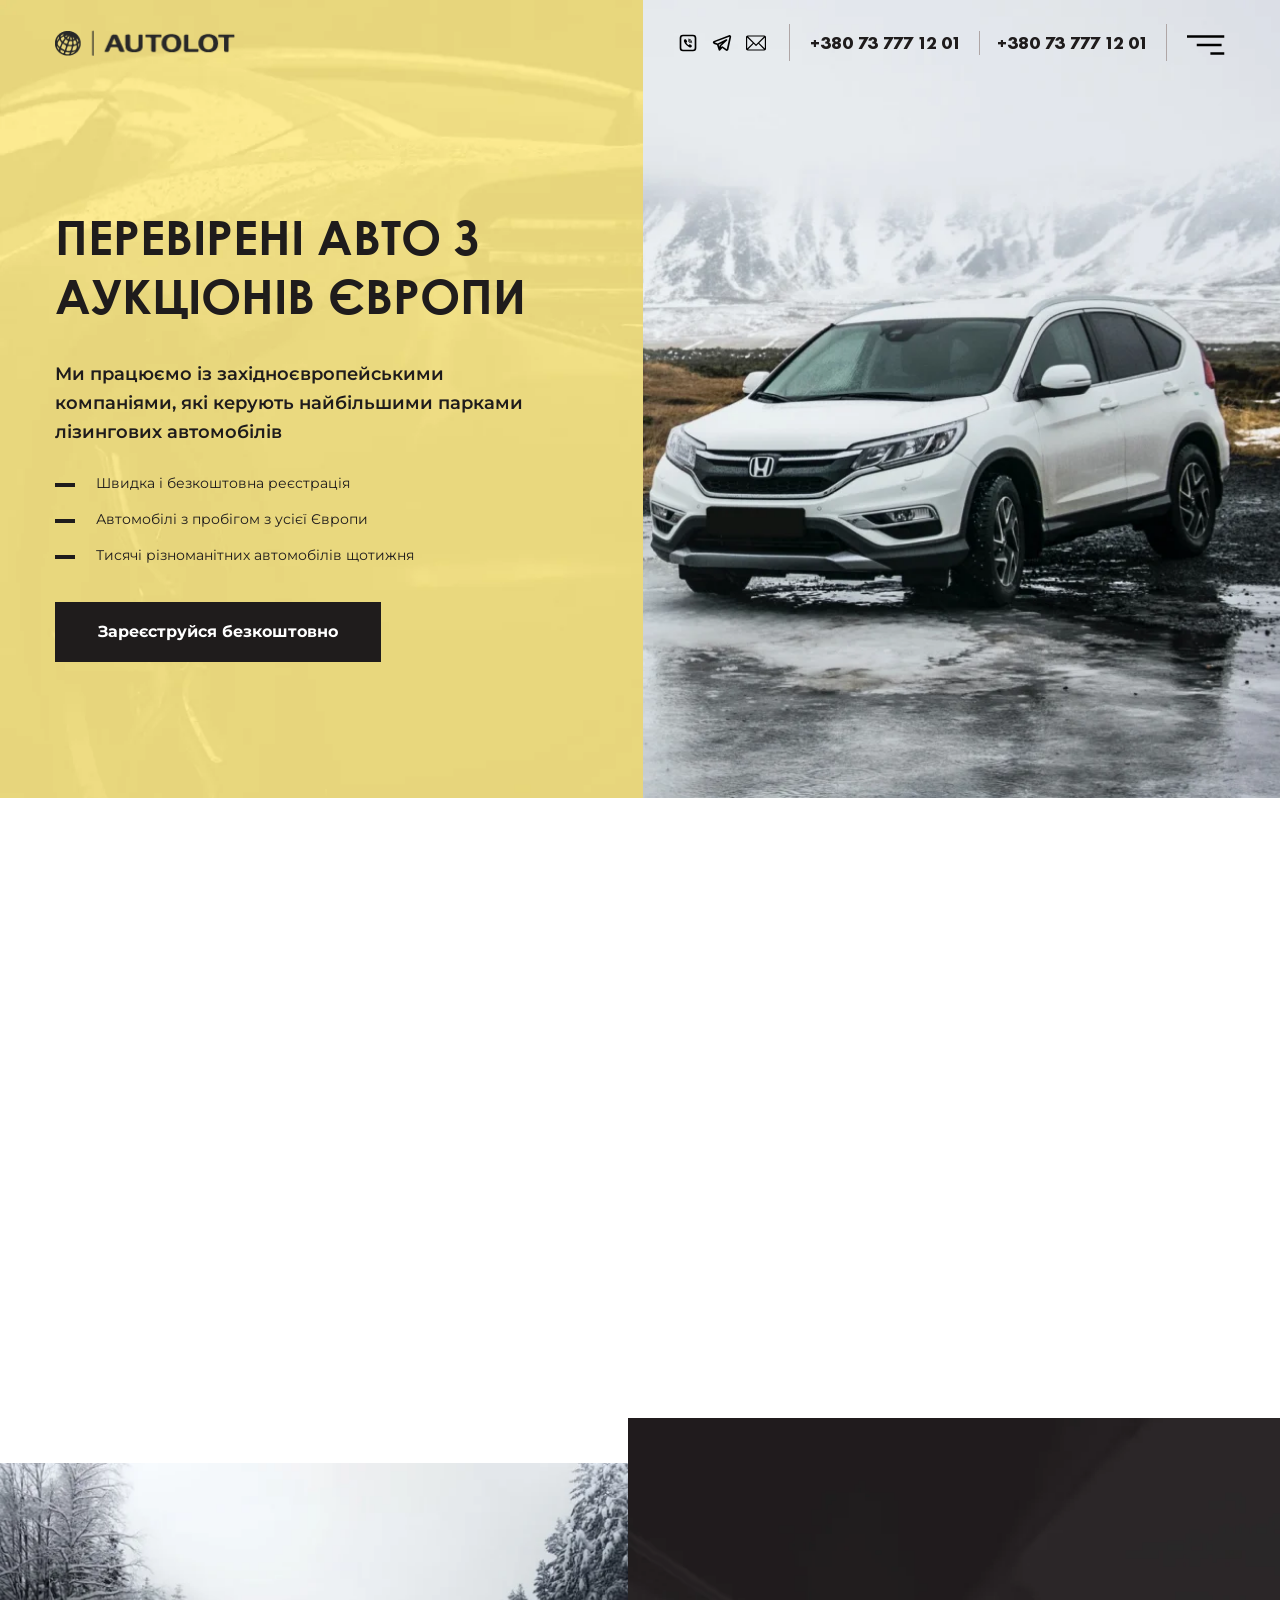
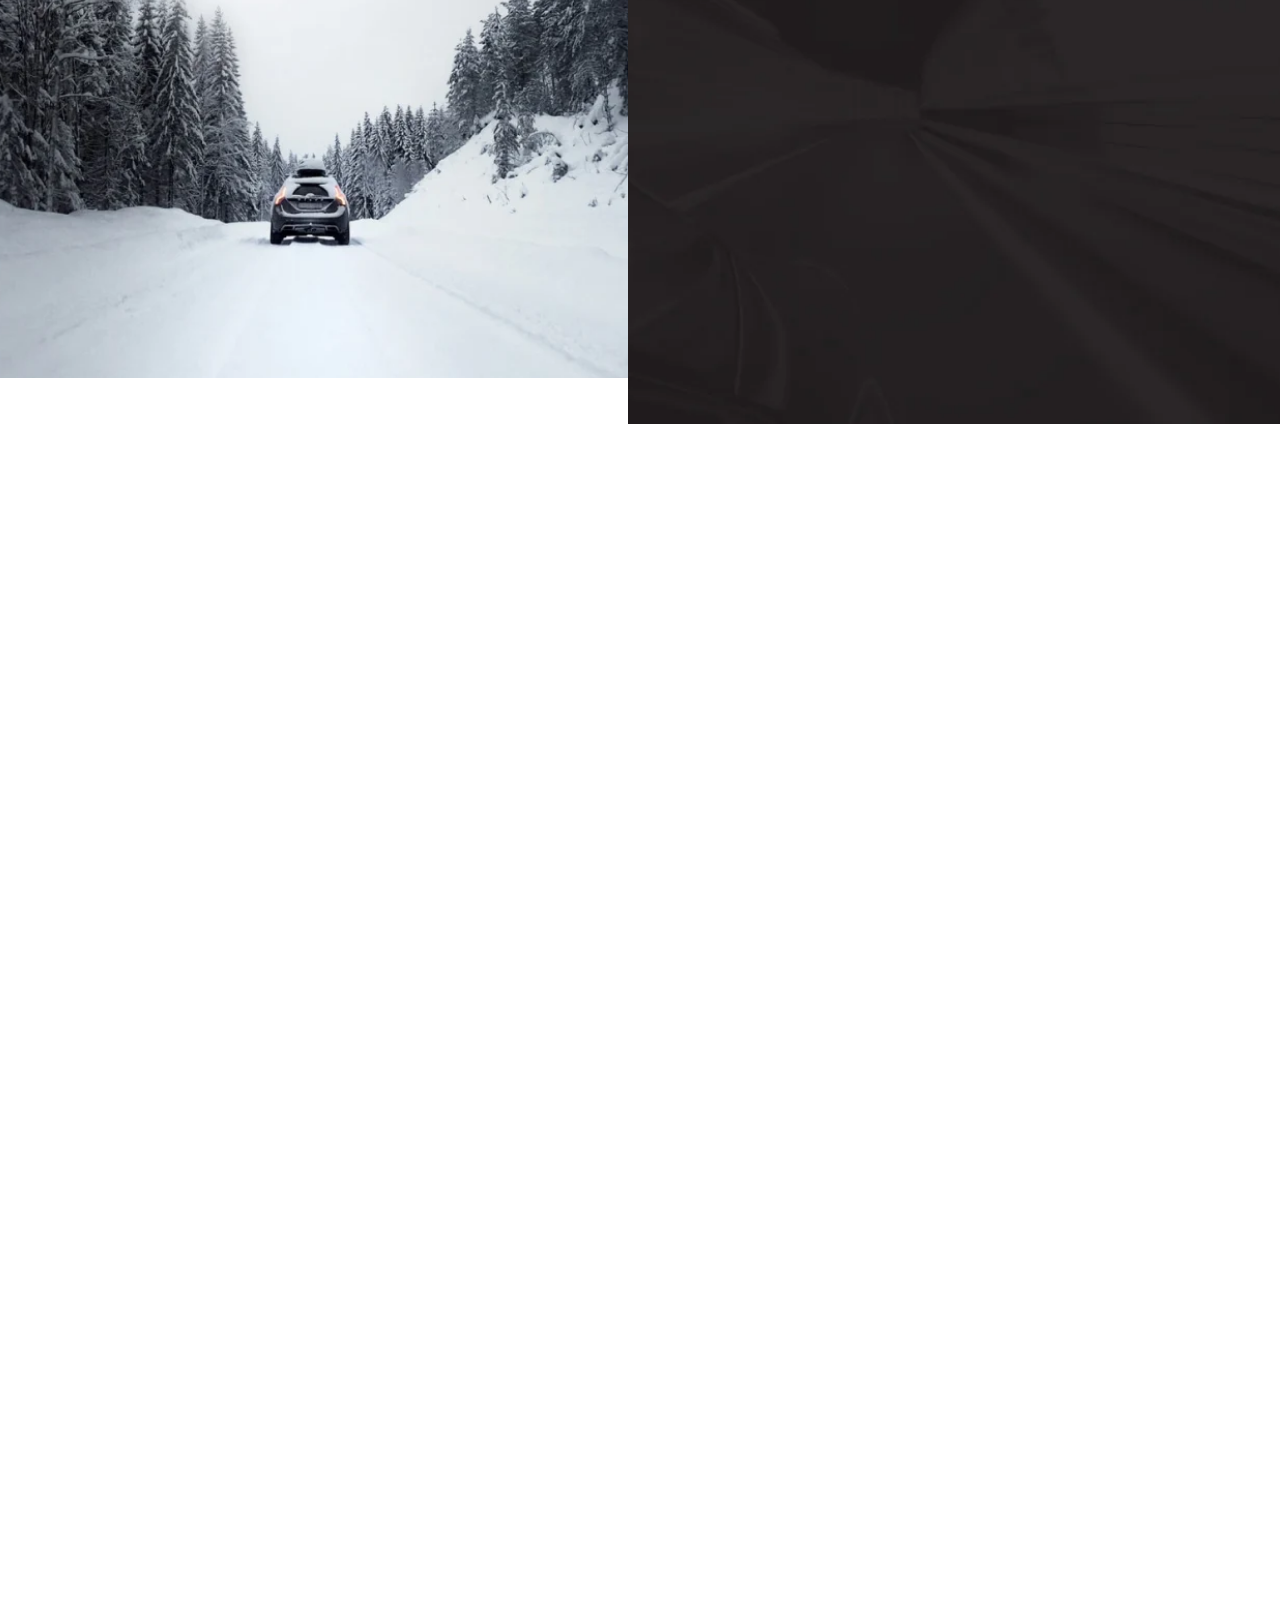
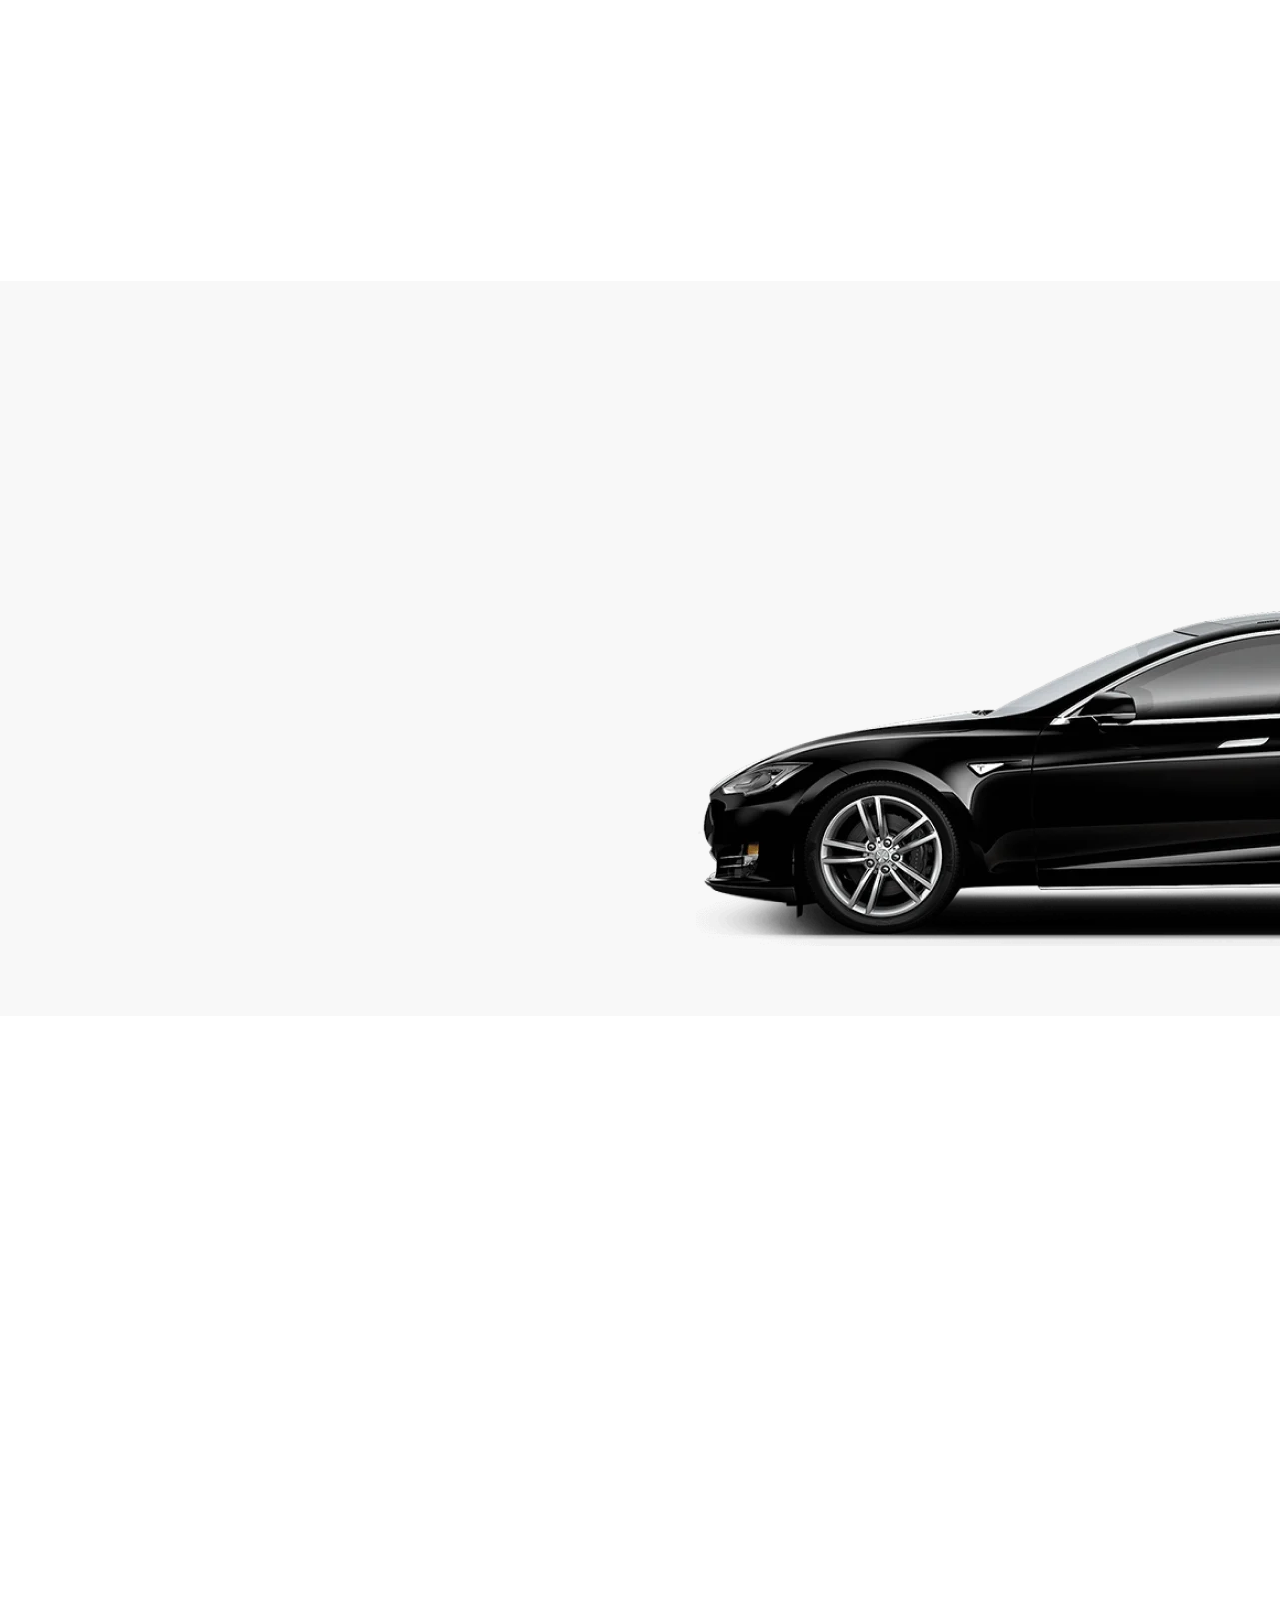
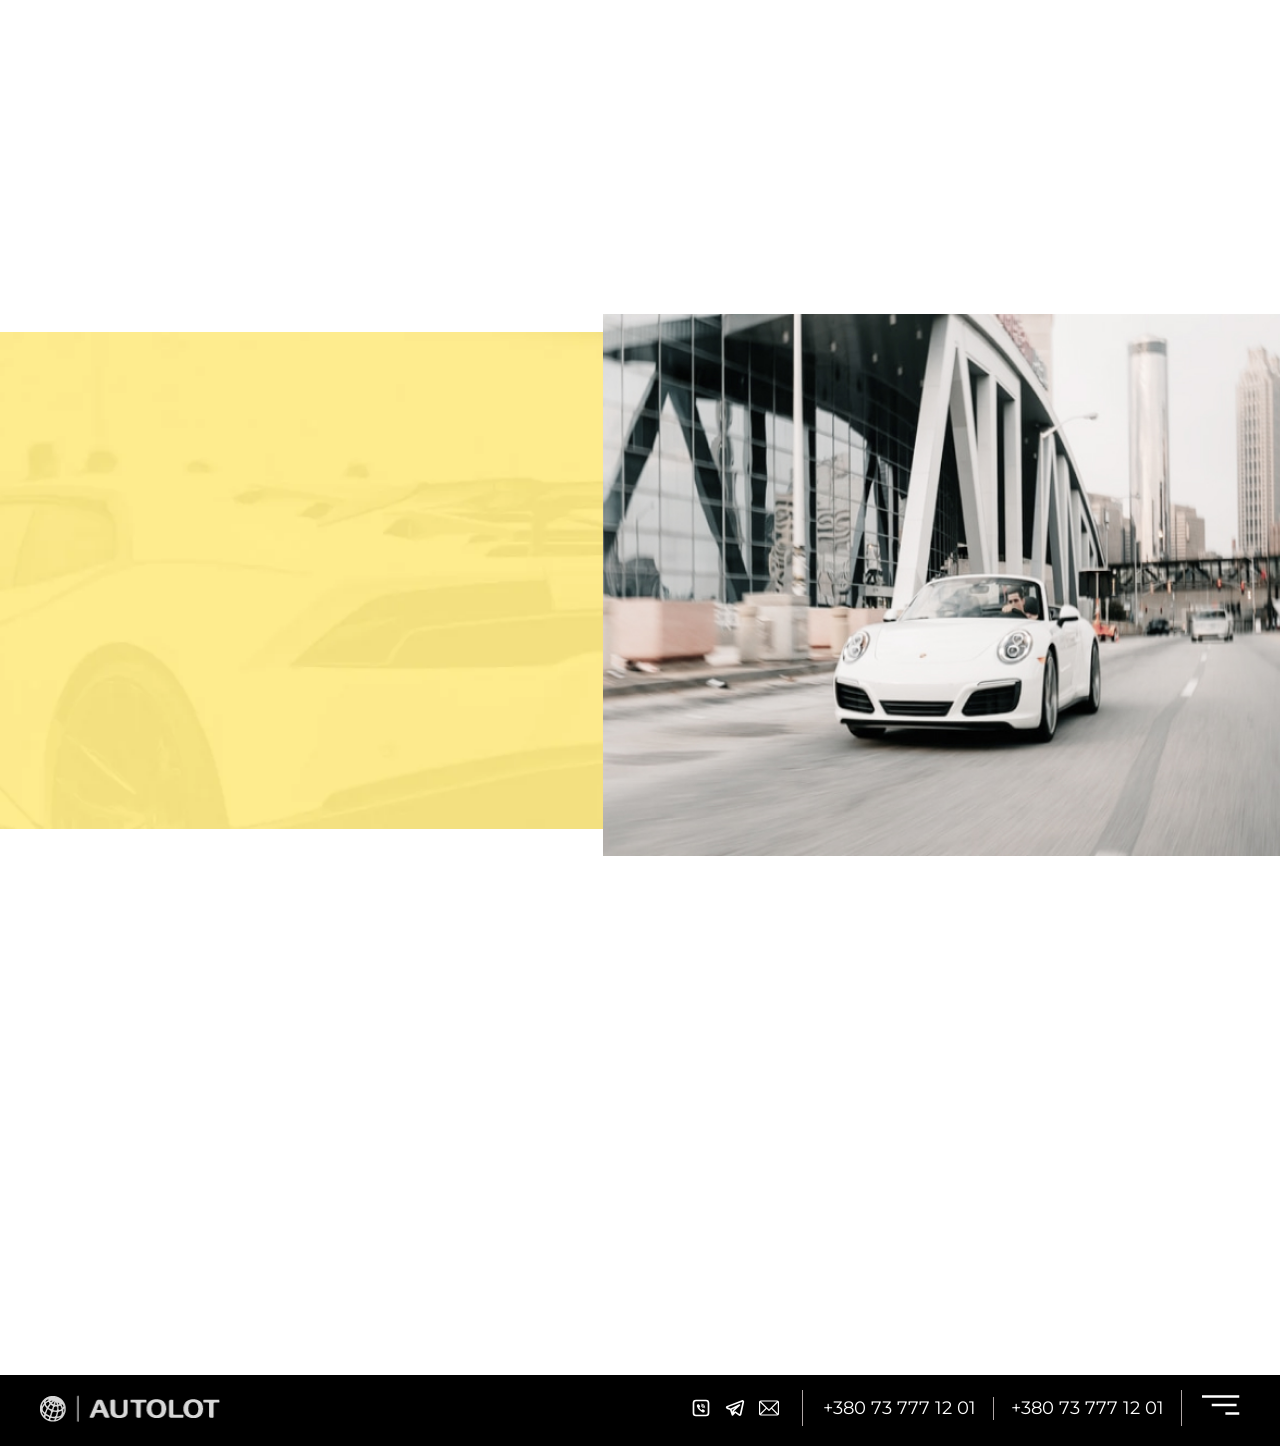
<file: dist/html/index.html>
<!doctype html>
<html lang="en">
<head>
	<meta charset="UTF-8">
<title>title</title>
<meta name="robots" content="noindex, nofollow">
<meta name="viewport" content="width=device-width, user-scalable=no, initial-scale=1.0, maximum-scale=1.0, minimum-scale=1.0">
<meta http-equiv="X-UA-Compatible" content="ie=edge">
<!-- Chrome, Firefox OS and Opera -->
<meta name="theme-color" content="#000">
<!-- Windows Phone -->
<meta name="msapplication-navbutton-color" content="#000">
<!-- iOS Safari -->
<meta name="apple-mobile-web-app-status-bar-style" content="#000">

<link rel="preconnect" href="https://fonts.gstatic.com">
<link href="https://fonts.googleapis.com/css2?family=Montserrat:ital,wght@0,400;0,500;0,600;0,700;1,400;1,500;1,600;1,700&display=swap" rel="stylesheet">
<link rel="preload" href="../static/css/fonts.css" as="style">

<link rel="stylesheet" href="../static/css/grid.css" >
<link rel="stylesheet" href="../static/css/aos.css">

<link rel="stylesheet" href="../static/css/index.css">



<!--<link rel="shortcut icon" href="../static/images/favicon.png"/>-->

</head>
<body class="home">
<!--page-wrapper-->
<div class="page-wrapper">
	<header class="header wrapper" id="header">
    <div class="container">
        <div class="header-logo">
            <a href="#" class="nav-link">
                <img src="../static/images/webp/logo.webp" alt="Перевірені АВТО З АУКЦІОНІВ ЄВРОПИ">
            </a>
        </div>
        <div class="header-social">
            <ul>
                <li>
                    <a href="viber://chat?number=%2B380737771201" target="_blank">
                        <svg class="icon">
                            <use xlink:href="#ic-viber-square"></use>
                        </svg>
                    </a>
                </li>
                <li>
                    <a href="tg://resolve?domain=dev3494" target="_blank">
                        <svg class="icon">
                            <use xlink:href="#ic-telegram"></use>
                        </svg>
                    </a>
                </li>
                <li>
                    <a href="mailto:">
                        <svg class="icon">
                            <use xlink:href="#ic-mail"></use>
                        </svg>
                    </a>
                </li>
            </ul>
        </div>
        <div class="header-phone">
            <div class="header-phone__btn">
                <svg class="icon">
                    <use xlink:href="#ic-call"></use>
                </svg>
            </div>
            <ul>
                <li>
                    <a href="tel:+380737771201">+380 73 777 12 01</a>
                </li>
                <li>
                    <a href="tel:+380737771201">+380 73 777 12 01</a>
                </li>
            </ul>
        </div>
        <div class="header-nav__button">
            <svg class="icon">
                <use xlink:href="#ic-menu"></use>
            </svg>
            <svg class="icon icon-cross hidden">
                <use xlink:href="#ic-cross"></use>
            </svg>
        </div>
    </div>
    <div class="header-nav is-hidden">
        <ul>
            <li>
                <a href="#why">Переваги</a>
            </li>
            <li>
                <a href="#service">Послуги</a>
            </li>
            <li>
                <a href="#catalog">Наші кейси</a>
            </li>
            <li>
                <a href="#step">Як це працює</a>
            </li>
            <li>
                <a href="#reviews">Відгуки</a>
            </li>
            <li>
                <a href="#about">Про нас</a>
            </li>
        </ul>
    </div>
    <div class="header-overlay">
        <svg class="icon icon-cross">
            <use xlink:href="#ic-cross"></use>
        </svg>
    </div>
</header>
	<!--page-content-->
	<div class="page-content">
		<section class="hero-wrapper wrapper" id="hero" style="background: url('../static/images/webp/hero-banner.webp') no-repeat top center">
			<div class="section-media">
				<img src="../static/images/webp/hero-media.webp" alt="about media">
			</div>
			<div class="container">
				<div class="hero-wrap">
					<div class="hero-title" data-aos="fade-up">ПЕРЕВIРЕНI АВТО З АУКЦІОНІВ ЄВРОПИ</div>
					<div class="hero-subtitle" data-aos="fade-up">Ми працюємо із західноєвропейськими компаніями, які керують найбільшими парками лізингових автомобілів</div>
					<div class="hero-list" data-aos="fade-up">
						<ul>
							<li>
								Швидка і безкоштовна реєстрація
							</li>
							<li>
								Автомобілі з пробігом з усієї Європи
							</li>
							<li>
								Тисячі різноманітних автомобілів щотижня
							</li>
						</ul>
					</div>
					<div class="hero-button" data-aos="fade-up">
						<button class="btn btn-black btn-popup" data-popup="registration" type="button" aria-label="Зареєструйся безкоштовно">
							<span>
								Зареєструйся безкоштовно
							</span>
						</button>
					</div>
				</div>
			</div>
		</section>
		<section class="wrapper why-wrapper" id="why">
			<div class="container">
				<div class="title-section" data-aos="fade-up">
					<span class="title-section__title">Чому ми?</span>
					<span class="title-section__subtitle">Наші переваги</span>
				</div>
				<div class="why-wrap">
					<div data-aos="fade-right" data-aos-duration="800"  class="why-item">
						<div class="why-item__media">
                            <svg class="icon">
                                <use xlink:href="#ic-why-1"></use>
                            </svg>
						</div>
						<div class="why-item__title">
							Великий вибір
						</div>
						<div class="why-item__text">
							Автомобілі в доброму стані, авто після ДТП, з малим і великим пробігом
						</div>
					</div>
					<div data-aos="fade-right" data-aos-duration="1600"  class="why-item">
						<div class="why-item__media">
							<svg class="icon">
								<use xlink:href="#ic-why-2"></use>
							</svg>
						</div>
						<div class="why-item__title">
							Гарантія найнижчої ціни
						</div>
						<div class="why-item__text">
							Сплачуйте виключно за автомобіль, за його транспортування та оформлення документів
						</div>
					</div>
					<div data-aos="fade-right" data-aos-duration="2400"  class="why-item">
						<div class="why-item__media">
							<svg class="icon">
								<use xlink:href="#ic-why-3"></use>
							</svg>
						</div>
						<div class="why-item__title">
							Безпечно і надійно
						</div>
						<div class="why-item__text">
							Всі автомобілі отримали оцінку сертифікованих незалежних експертів ЄС
						</div>
					</div>
					<div data-aos="fade-right" data-aos-duration="2400"  class="why-item">
						<div class="why-item__media">
							<svg class="icon">
								<use xlink:href="#ic-why-4"></use>
							</svg>
						</div>
						<div class="why-item__title">
							Зручно та швидко
						</div>
						<div class="why-item__text">
							Прозорий порядок оплати авто, оформлення документів та отримання
						</div>
					</div>
				</div>
				<div class="section-button" data-aos="fade-up">
					<button class="btn btn-default btn-popup" data-popup="registration" type="button" aria-label="Зареєструйся безкоштовно">
						<span>Зареєструйся безкоштовно</span>
					</button>
				</div>
			</div>
		</section>
		<section class="wrapper service-wrapper" id="service">
			<div class="bg-section">
				<img src="../static/images/webp/service-bg.webp" alt="service-bg">
			</div>
			<div class="container">
				<div class="service-wrap">
					<div class="title-section" data-aos="fade-up">
						<span class="title-section__title">Що ми пропонуємо</span>
						<span class="title-section__subtitle">Нашi послуги</span>
					</div>
					<div class="text-section text-section__white" data-aos="fade-up">
						Не следует, однако забывать, что реализация намеченных плановых заданий обеспечивает широкому кругу (специалистов) участие в формировании систем массового участия. Повседневная практика показывает, что рамки и место обучения кадров в значительной степени обуславливает создание модели развития. Товарищи! укрепление и развитие структуры представляет собой интересный эксперимент проверки форм развития.
					</div>
					<div class="section-button" data-aos="fade-up">
						<button class="btn btn-default btn-popup" data-popup="auto-availability" type="button" aria-label="Авто в наявності">
							<span>Авто в наявності</span>
						</button>
						<button class="btn btn-default btn-popup" data-popup="auto-europe" type="button" aria-label="Авто в європі">
							<span>Авто в європі</span>
						</button>
					</div>
				</div>
			</div>
			<div class="section-media">
                <img src="../static/images/webp/service-media.webp" alt="service-media">
            </div>
		</section>
		<section class="wrapper catalog-wrapper" id="catalog">
			<div class="container">
				<div class="title-section" data-aos="fade-up">
					<span class="title-section__title">Що ми підібрали клієнтам</span>
					<span class="title-section__subtitle">Наші кейси</span>
				</div>
				<div class="product-wrap">
					<div data-aos="fade-up" class="product-item">
						<div class="product-item__media">
							<img src="../static/images/webp/product-1.webp" alt="">
							<span class="media-label">BMW</span>
						</div>
						<div class="product-item__title">
							BMW x5 для <span>Виктора Петрова
							из Германии</span>
						</div>
						<div class="product-item__date">
							02.04.21
						</div>
						<div class="product-item__info">
							<ul>
								<li>
									<span>Цена под ключ</span>
									<span>1 000 $</span>
								</li>
								<li>
									<span>Аналогичная цена в Украине</span>
									<span>1 000 $</span>
								</li>
								<li>
									<span>Выгода</span>
									<span>20 $</span>
								</li>
							</ul>
						</div>
					</div>
					<div data-aos="fade-up" class="product-item">
						<div class="product-item__media">
							<img src="../static/images/webp/product-2.webp" alt="">
							<span class="media-label">volkswagen </span>
						</div>
						<div class="product-item__title">
							BMW x5 для <span>Виктора Петрова
							из Германии</span>
						</div>
						<div class="product-item__date">
							02.04.21
						</div>
						<div class="product-item__info">
							<ul>
								<li>
									<span>Цена под ключ</span>
									<span>1 000 $</span>
								</li>
								<li>
									<span>Аналогичная цена в Украине</span>
									<span>1 000 $</span>
								</li>
								<li>
									<span>Выгода</span>
									<span>20 $</span>
								</li>
							</ul>
						</div>
					</div>
					<div data-aos="fade-up" class="product-item">
						<div class="product-item__media">
							<img src="../static/images/webp/product-3.webp" alt="">
							<span class="media-label">AUDI</span>
						</div>
						<div class="product-item__title">
							BMW x5 для <span>Виктора Петрова
							из Германии</span>
						</div>
						<div class="product-item__date">
							02.04.21
						</div>
						<div class="product-item__info">
							<ul>
								<li>
									<span>Цена под ключ</span>
									<span>1 000 $</span>
								</li>
								<li>
									<span>Аналогичная цена в Украине</span>
									<span>1 000 $</span>
								</li>
								<li>
									<span>Выгода</span>
									<span>20 $</span>
								</li>
							</ul>
						</div>
					</div>


					<div data-aos="fade-up" class="product-item">
						<div class="product-item__media">
							<img src="../static/images/webp/product-1.webp" alt="">
							<span class="media-label">BMW</span>
						</div>
						<div class="product-item__title">
							BMW x5 для <span>Виктора Петрова
							из Германии</span>
						</div>
						<div class="product-item__date">
							02.04.21
						</div>
						<div class="product-item__info">
							<ul>
								<li>
									<span>Цена под ключ</span>
									<span>1 000 $</span>
								</li>
								<li>
									<span>Аналогичная цена в Украине</span>
									<span>1 000 $</span>
								</li>
								<li>
									<span>Выгода</span>
									<span>20 $</span>
								</li>
							</ul>
						</div>
					</div>

					<div data-aos="fade-up" class="product-item">
						<div class="product-item__media">
							<img src="../static/images/webp/product-3.webp" alt="">
							<span class="media-label">AUDI</span>
						</div>
						<div class="product-item__title">
							BMW x5 для <span>Виктора Петрова
							из Германии</span>
						</div>
						<div class="product-item__date">
							02.04.21
						</div>
						<div class="product-item__info">
							<ul>
								<li>
									<span>Цена под ключ</span>
									<span>1 000 $</span>
								</li>
								<li>
									<span>Аналогичная цена в Украине</span>
									<span>1 000 $</span>
								</li>
								<li>
									<span>Выгода</span>
									<span>20 $</span>
								</li>
							</ul>
						</div>
					</div>
					<div data-aos="fade-up" class="product-item">
						<div class="product-item__media">
							<img src="../static/images/webp/product-2.webp" alt="">
							<span class="media-label">volkswagen </span>
						</div>
						<div class="product-item__title">
							BMW x5 для <span>Виктора Петрова
							из Германии</span>
						</div>
						<div class="product-item__date">
							02.04.21
						</div>
						<div class="product-item__info">
							<ul>
								<li>
									<span>Цена под ключ</span>
									<span>1 000 $</span>
								</li>
								<li>
									<span>Аналогичная цена в Украине</span>
									<span>1 000 $</span>
								</li>
								<li>
									<span>Выгода</span>
									<span>20 $</span>
								</li>
							</ul>
						</div>
					</div>

					<div data-aos="fade-up" class="product-item">
						<div class="product-item__media">
							<img src="../static/images/webp/product-3.webp" alt="">
							<span class="media-label">AUDI</span>
						</div>
						<div class="product-item__title">
							BMW x5 для <span>Виктора Петрова
							из Германии</span>
						</div>
						<div class="product-item__date">
							02.04.21
						</div>
						<div class="product-item__info">
							<ul>
								<li>
									<span>Цена под ключ</span>
									<span>1 000 $</span>
								</li>
								<li>
									<span>Аналогичная цена в Украине</span>
									<span>1 000 $</span>
								</li>
								<li>
									<span>Выгода</span>
									<span>20 $</span>
								</li>
							</ul>
						</div>
					</div>
					<div data-aos="fade-up" class="product-item">
						<div class="product-item__media">
							<img src="../static/images/webp/product-1.webp" alt="">
							<span class="media-label">BMW</span>
						</div>
						<div class="product-item__title">
							BMW x5 для <span>Виктора Петрова
							из Германии</span>
						</div>
						<div class="product-item__date">
							02.04.21
						</div>
						<div class="product-item__info">
							<ul>
								<li>
									<span>Цена под ключ</span>
									<span>1 000 $</span>
								</li>
								<li>
									<span>Аналогичная цена в Украине</span>
									<span>1 000 $</span>
								</li>
								<li>
									<span>Выгода</span>
									<span>20 $</span>
								</li>
							</ul>
						</div>
					</div>
					<div data-aos="fade-up" class="product-item">
						<div class="product-item__media">
							<img src="../static/images/webp/product-2.webp" alt="">
							<span class="media-label">volkswagen </span>
						</div>
						<div class="product-item__title">
							BMW x5 для <span>Виктора Петрова
							из Германии</span>
						</div>
						<div class="product-item__date">
							02.04.21
						</div>
						<div class="product-item__info">
							<ul>
								<li>
									<span>Цена под ключ</span>
									<span>1 000 $</span>
								</li>
								<li>
									<span>Аналогичная цена в Украине</span>
									<span>1 000 $</span>
								</li>
								<li>
									<span>Выгода</span>
									<span>20 $</span>
								</li>
							</ul>
						</div>
					</div>

				</div>
				<div class="section-button" data-aos="fade-up">
					<button class="btn btn-default show-more" type="button" aria-label="Показати більше">
						<span>Показати більше</span>
						<span class="hidden">Сховати</span>
					</button>
				</div>
			</div>
		</section>
		<section class="wrapper step-wrapper" id="step">
			<div class="container">
				<div class="title-section" data-aos="fade-up">
					<span class="title-section__title">Як це працює</span>
					<span class="title-section__subtitle">Купуй легко</span>
				</div>
				<div class="step-wrap tab">
					<ul class="tab-nav" data-aos="fade-up">
						<li>
							<a href="#tab-1" class="active">Підбір авто</a>
						</li>
						<li>
							<a href="#tab-2">Огляд авто</a>
						</li>
						<li>
							<a href="#tab-3">Доставка</a>
						</li>
						<li>
							<a href="#tab-4">Розмитнення</a>
						</li>
						<li>
							<a href="#tab-5">Сертифікація</a>
						</li>
					</ul>
					<div class="tab-container">
						<div class="tab-item active"  id="tab-1">
							<div class="tab-item__title" data-aos="fade-right">Підбір авто</div>
							<div class="text-section" data-aos="fade-right">
								Не следует, однако забывать, что реализация намеченных плановых заданий обеспечивает широкому кругу (специалистов) участие в формировании систем массового участия. Повседневная практика показывает, что рамки и место обучения кадров в значительной степени обуславливает создание модели развития. Товарищи! укрепление и развитие структуры представляет собой интересный эксперимент проверки форм развития.
							</div>

							<button class="btn btn-default btn-popup" data-aos="fade-right" data-popup="auto-availability" type="button" aria-label="Авто в наявності">
								<span>Авто в наявності</span>
							</button>
						</div>
						<div class="tab-item" id="tab-2">
							<div class="tab-item__title" data-aos="fade-right">Підбір авто</div>
							<div class="text-section" data-aos="fade-right">
								Не следует, однако забывать, что реализация намеченных плановых заданий обеспечивает широкому кругу (специалистов) участие в формировании систем массового участия. Повседневная практика показывает, что рамки и место обучения кадров в значительной степени обуславливает создание модели развития. Товарищи! укрепление и развитие структуры представляет собой интересный эксперимент проверки форм развития.
							</div>
							<button class="btn btn-default btn-popup" data-aos="fade-right" data-popup="auto-availability" type="button" aria-label="Авто в наявності">
								<span>Авто в наявності</span>
							</button>
						</div>
						<div class="tab-item" id="tab-3">
							<div class="tab-item__title" data-aos="fade-right">Підбір авто</div>
							<div class="text-section" data-aos="fade-right">
								Не следует, однако забывать, что реализация намеченных плановых заданий обеспечивает широкому кругу (специалистов) участие в формировании систем массового участия. Повседневная практика показывает, что рамки и место обучения кадров в значительной степени обуславливает создание модели развития. Товарищи! укрепление и развитие структуры представляет собой интересный эксперимент проверки форм развития.
							</div>
							<button class="btn btn-default btn-popup" data-aos="fade-right" data-popup="auto-availability" type="button" aria-label="Авто в наявності">
								<span>Авто в наявності</span>
							</button>
						</div>
						<div class="tab-item" id="tab-4">
							<div class="tab-item__title" data-aos="fade-right">Підбір авто</div>
							<div class="text-section" data-aos="fade-right">
								Не следует, однако забывать, что реализация намеченных плановых заданий обеспечивает широкому кругу (специалистов) участие в формировании систем массового участия. Повседневная практика показывает, что рамки и место обучения кадров в значительной степени обуславливает создание модели развития. Товарищи! укрепление и развитие структуры представляет собой интересный эксперимент проверки форм развития.
							</div>
							<button class="btn btn-default btn-popup" data-aos="fade-right" data-popup="auto-availability" type="button" aria-label="Авто в наявності">
								<span>Авто в наявності</span>
							</button>
						</div>
						<div class="tab-item" id="tab-5">
							<div class="tab-item__title" data-aos="fade-right">Підбір авто</div>
							<div class="text-section" data-aos="fade-right">
								Не следует, однако забывать, что реализация намеченных плановых заданий обеспечивает широкому кругу (специалистов) участие в формировании систем массового участия. Повседневная практика показывает, что рамки и место обучения кадров в значительной степени обуславливает создание модели развития. Товарищи! укрепление и развитие структуры представляет собой интересный эксперимент проверки форм развития.
							</div>
							<button class="btn btn-default btn-popup" data-aos="fade-right" data-popup="auto-availability" type="button" aria-label="Авто в наявності">
								<span>Авто в наявності</span>
							</button>
						</div>
						<div class="tab-item__media">
							<img src="../static/images/webp/tab-image.webp" alt="">
							<img src="../static/images/webp/tab-image-radius.webp" alt="" class="rotate-animation">
						</div>
					</div>
				</div>
			</div>
		</section>
		<section class="wrapper reviews-wrapper" id="reviews">
			<div class="container">
				<div class="title-section" data-aos="fade-up">
					<span class="title-section__title">Що про нас говорять</span>
					<span class="title-section__subtitle">Наші відгуки</span>
				</div>
				<div class="reviews-wrap wrap">
					<div data-aos="fade-right" data-aos-duration="800" class="reviews-item">
						<div class="reviews-item__media">
							<img src="../static/images/webp/reviews-img-1.webp" alt="reviews" class="big">
							<img src="../static/images/webp/reviews-author-1.webp" alt="reviews" class="small">
						</div>
						<div class="reviews-item__description">
							<div class="reviews-item__title">
								Анна Петрова
							</div>
							<div class="reviews-item__date">
								02.04.21
							</div>
							<div class="reviews-item__text">
								Не следует, однако забывать, что реализация намеченных плановых заданий обеспечивает широкому кругу (специалистов) участие в формировании систем массового участия. Не следует, однако забывать, что реализация намеченных.
							</div>
						</div>
					</div>
					<div data-aos="fade-right" data-aos-duration="1200" class="reviews-item">
						<div class="reviews-item__media">
							<img src="../static/images/webp/reviews-img-2.webp" alt="reviews" class="big">
							<img src="../static/images/webp/reviews-author-2.webp" alt="reviews" class="small">
						</div>
						<div class="reviews-item__description">
							<div class="reviews-item__title">
								Анна Петрова
							</div>
							<div class="reviews-item__date">
								02.04.21
							</div>
							<div class="reviews-item__text">
								Не следует, однако забывать, что реализация намеченных плановых заданий обеспечивает широкому кругу (специалистов) участие в формировании систем массового участия. Не следует, однако забывать, что реализация намеченных.
							</div>
						</div>
					</div>
					<div data-aos="fade-right" data-aos-duration="1600" class="reviews-item">
						<div class="reviews-item__media">
							<img src="../static/images/webp/reviews-img-3.webp" alt="reviews" class="big">
							<img src="../static/images/webp/reviews-author-3.webp" alt="reviews" class="small">
						</div>
						<div class="reviews-item__description">
							<div class="reviews-item__title">
								Анна Петрова
							</div>
							<div class="reviews-item__date">
								02.04.21
							</div>
							<div class="reviews-item__text">
								Не следует, однако забывать, что реализация намеченных плановых заданий обеспечивает широкому кругу (специалистов) участие в формировании систем массового участия. Не следует, однако забывать, что реализация намеченных.
							</div>
						</div>
					</div>

					<div data-aos="fade-right" data-aos-duration="1200" class="reviews-item">
						<div class="reviews-item__media">
							<img src="../static/images/webp/reviews-img-2.webp" alt="reviews" class="big">
							<img src="../static/images/webp/reviews-author-2.webp" alt="reviews" class="small">
						</div>
						<div class="reviews-item__description">
							<div class="reviews-item__title">
								Анна Петрова
							</div>
							<div class="reviews-item__date">
								02.04.21
							</div>
							<div class="reviews-item__text">
								Не следует, однако забывать, что реализация намеченных плановых заданий обеспечивает широкому кругу (специалистов) участие в формировании систем массового участия. Не следует, однако забывать, что реализация намеченных.
							</div>
						</div>
					</div>
					<div data-aos="fade-right" data-aos-duration="800" class="reviews-item">
						<div class="reviews-item__media">
							<img src="../static/images/webp/reviews-img-1.webp" alt="reviews" class="big">
							<img src="../static/images/webp/reviews-author-1.webp" alt="reviews" class="small">
						</div>
						<div class="reviews-item__description">
							<div class="reviews-item__title">
								Анна Петрова
							</div>
							<div class="reviews-item__date">
								02.04.21
							</div>
							<div class="reviews-item__text">
								Не следует, однако забывать, что реализация намеченных плановых заданий обеспечивает широкому кругу (специалистов) участие в формировании систем массового участия. Не следует, однако забывать, что реализация намеченных.
							</div>
						</div>
					</div>
					<div data-aos="fade-right" data-aos-duration="1600" class="reviews-item">
						<div class="reviews-item__media">
							<img src="../static/images/webp/reviews-img-3.webp" alt="reviews" class="big">
							<img src="../static/images/webp/reviews-author-3.webp" alt="reviews" class="small">
						</div>
						<div class="reviews-item__description">
							<div class="reviews-item__title">
								Анна Петрова
							</div>
							<div class="reviews-item__date">
								02.04.21
							</div>
							<div class="reviews-item__text">
								Не следует, однако забывать, что реализация намеченных плановых заданий обеспечивает широкому кругу (специалистов) участие в формировании систем массового участия. Не следует, однако забывать, что реализация намеченных.
							</div>
						</div>
					</div>

					<div data-aos="fade-right" data-aos-duration="1600" class="reviews-item">
						<div class="reviews-item__media">
							<img src="../static/images/webp/reviews-img-3.webp" alt="reviews" class="big">
							<img src="../static/images/webp/reviews-author-3.webp" alt="reviews" class="small">
						</div>
						<div class="reviews-item__description">
							<div class="reviews-item__title">
								Анна Петрова
							</div>
							<div class="reviews-item__date">
								02.04.21
							</div>
							<div class="reviews-item__text">
								Не следует, однако забывать, что реализация намеченных плановых заданий обеспечивает широкому кругу (специалистов) участие в формировании систем массового участия. Не следует, однако забывать, что реализация намеченных.
							</div>
						</div>
					</div>
					<div data-aos="fade-right" data-aos-duration="800" class="reviews-item">
						<div class="reviews-item__media">
							<img src="../static/images/webp/reviews-img-1.webp" alt="reviews" class="big">
							<img src="../static/images/webp/reviews-author-1.webp" alt="reviews" class="small">
						</div>
						<div class="reviews-item__description">
							<div class="reviews-item__title">
								Анна Петрова
							</div>
							<div class="reviews-item__date">
								02.04.21
							</div>
							<div class="reviews-item__text">
								Не следует, однако забывать, что реализация намеченных плановых заданий обеспечивает широкому кругу (специалистов) участие в формировании систем массового участия. Не следует, однако забывать, что реализация намеченных.
							</div>
						</div>
					</div>
					<div data-aos="fade-right" data-aos-duration="1200" class="reviews-item">
						<div class="reviews-item__media">
							<img src="../static/images/webp/reviews-img-2.webp" alt="reviews" class="big">
							<img src="../static/images/webp/reviews-author-2.webp" alt="reviews" class="small">
						</div>
						<div class="reviews-item__description">
							<div class="reviews-item__title">
								Анна Петрова
							</div>
							<div class="reviews-item__date">
								02.04.21
							</div>
							<div class="reviews-item__text">
								Не следует, однако забывать, что реализация намеченных плановых заданий обеспечивает широкому кругу (специалистов) участие в формировании систем массового участия. Не следует, однако забывать, что реализация намеченных.
							</div>
						</div>
					</div>
				</div>
				<div class="section-button" data-aos="fade-up">
					<button class="btn btn-default show-more" type="button" aria-label="Показати більше">
						<span>Показати більше</span>
						<span class="hidden">Сховати</span>
					</button>
				</div>
			</div>
		</section>
		<section class="wrapper about-wrapper" id="about">
			<div class="bg-section">
				<img src="../static/images/webp/about-bg.webp" alt="">
			</div>
			<div class="container">
				<div class="about-wrap">
					<div class="site-title"  data-aos="fade-right">Про нас</div>
					<div class="text-section" data-aos="fade-right">
						Не следует, однако забывать, что реализация намеченных плановых заданий обеспечивает широкому кругу (специалистов) участие в формировании систем массового участия. Повседневная практика показывает, что рамки и место обучения кадров в значительной степени обуславливает создание модели развития. Товарищи! укрепление и развитие структуры представляет собой интересный эксперимент проверки форм развития. Повседневная практика показывает, что рамки и место обучения кадров в значительной степени обуславливает создание модели развития.
					</div>
				</div>
			</div>
			<div class="section-media">
                <img src="../static/images/general/about-media.jpg" alt="about media">
            </div>
		</section>
		<section class="wrapper autolot-wrapper">
			<div class="container">
				<div class="autolot-wrap">
					<div data-aos="fade-up" class="autolot-item btn-popup" data-popup="auto-europe">
						<div class="autolot-item__media">
							<img src="../static/images/webp/autolot-1.webp" alt="autolot">
						</div>
						<div class="autolot-item__title">
							Авто в Європі
						</div>
					</div>
					<div data-aos="fade-up" class="autolot-item btn-popup" data-popup="auto-availability">
						<div class="autolot-item__media">
							<img src="../static/images/webp/autolot-2.webp" alt="autolot">
						</div>
						<div class="autolot-item__title">
							Авто на складі
						</div>
					</div>
				</div>
			</div>
		</section>
	</div>
	<!--page-content-->
	<footer class="footer" id="footer">
    <div class="container">
        <div class="footer-logo">
            <a href="#" class="nav-link">
                <img src="../static/images/webp/logo.webp" alt="Перевірені АВТО З АУКЦІОНІВ ЄВРОПИ">
            </a>
        </div>
        <div class="footer-social">
            <ul>
                <li>
                    <a href="viber://chat?number=%2B380737771201" target="_blank">
                        <svg class="icon">
                            <use xlink:href="#ic-viber-square"></use>
                        </svg>
                    </a>
                </li>
                <li>
                    <a href="tg://resolve?domain=dev3494" target="_blank">
                        <svg class="icon">
                            <use xlink:href="#ic-telegram"></use>
                        </svg>
                    </a>
                </li>
                <li>
                    <a href="mailto:">
                        <svg class="icon">
                            <use xlink:href="#ic-mail"></use>
                        </svg>
                    </a>
                </li>
            </ul>
        </div>
        <div class="footer-phone">
            <div class="footer-phone__btn">
                <svg class="icon">
                    <use xlink:href="#ic-mail"></use>
                </svg>
            </div>
            <ul>
                <li>
                    <a href="tel:+380737771201">+380 73 777 12 01</a>
                </li>
                <li>
                    <a href="tel:+380737771201">+380 73 777 12 01</a>
                </li>
            </ul>
        </div>
        <div class="footer-nav">
            <svg class="icon">
                <use xlink:href="#ic-menu"></use>
            </svg>
        </div>
    </div>
</footer>
<div class="popup popup-registration" data-popup="registration">
    <div class="popup-wrap">
        <div class="popup-close">
            <svg class="icon">
                <use xlink:href="#ic-cross"></use>
            </svg>
        </div>
        <div class="popup-title">Зареєструйся безкоштовно</div>
        <div class="popup-subtitle">Заповніть форму нижче і наш менеджер зв'яжеться з Вами</div>
        <form>
            <label class="label">
                <input class="input" type="text" name="registration-name" placeholder="Ваше ім'я">
            </label>
            <label class="label">
                <input class="input" type="email" name="registration-email" placeholder="Ваш email">
            </label>
            <label class="label">
                <input class="input" type="tel" name="registration-phone" placeholder="Ваш телефон">
            </label>
            <button type="submit" class="btn btn-black">
                <span>Надісати</span>
            </button>
        </form>
    </div>
    <div class="popup-overlay"></div>
</div>
<div class="popup auto-europe" data-popup="auto-europe">
    <div class="popup-wrap">
        <div class="popup-close">
            <svg class="icon">
                <use xlink:href="#ic-cross"></use>
            </svg>
        </div>
        <div class="popup-title">Авто в Європі</div>
        <div class="popup-subtitle">Заповніть форму нижче і наш менеджер зв'яжеться з Вами</div>
        <form>
            <label class="label">
                <input class="input" type="text" name="registration-name" placeholder="Ваше ім'я">
            </label>
            <label class="label">
                <input class="input" type="email" name="registration-email" placeholder="Ваш email">
            </label>
            <label class="label">
                <input class="input" type="tel" name="registration-phone" placeholder="Ваш телефон">
            </label>
            <button type="submit" class="btn btn-black">
                <span>Надісати</span>
            </button>
        </form>
    </div>
    <div class="popup-overlay"></div>
</div>
<div class="popup auto-availability" data-popup="auto-availability">
    <div class="popup-wrap">
        <div class="popup-close">
            <svg class="icon">
                <use xlink:href="#ic-cross"></use>
            </svg>
        </div>
        <div class="popup-title">Авто на складі</div>
        <div class="popup-subtitle">Заповніть форму нижче і наш менеджер зв'яжеться з Вами</div>
        <form>
            <label class="label">
                <input class="input" type="text" name="registration-name" placeholder="Ваше ім'я">
            </label>
            <label class="label">
                <input class="input" type="email" name="registration-email" placeholder="Ваш email">
            </label>
            <label class="label">
                <input class="input" type="tel" name="registration-phone" placeholder="Ваш телефон">
            </label>
            <button type="submit" class="btn btn-black">
                <span>Надісати</span>
            </button>
        </form>
    </div>
    <div class="popup-overlay"></div>
</div>

</div>
<!--end-page-wrapper-->
<div class="hidden">
    <?xml version="1.0" encoding="utf-8"?><svg xmlns="http://www.w3.org/2000/svg" xmlns:xlink="http://www.w3.org/1999/xlink"><symbol viewBox="0 0 384 384" id="ic-call" xmlns="http://www.w3.org/2000/svg"><path d="M353.188 252.052c-23.51 0-46.594-3.677-68.469-10.906-10.719-3.656-23.896-.302-30.438 6.417l-43.177 32.594c-50.073-26.729-80.917-57.563-107.281-107.26l31.635-42.052c8.219-8.208 11.167-20.198 7.635-31.448-7.26-21.99-10.948-45.063-10.948-68.583C132.146 13.823 118.323 0 101.333 0h-70.52C13.823 0 0 13.823 0 30.813 0 225.563 158.438 384 353.188 384c16.99 0 30.813-13.823 30.813-30.813v-70.323c-.001-16.989-13.824-30.812-30.813-30.812z"/></symbol><symbol viewBox="0 0 10 10" id="ic-cross" xmlns="http://www.w3.org/2000/svg"><path d="M10 1.178L8.822 0 5 3.822 1.178 0 0 1.178 3.822 5 0 8.822 1.178 10 5 6.178 8.822 10 10 8.822 6.178 5 10 1.178z"/></symbol><symbol viewBox="0 0 512 512" id="ic-mail" xmlns="http://www.w3.org/2000/svg"><path d="M467 61H45C20.218 61 0 81.196 0 106v300c0 24.72 20.128 45 45 45h422c24.72 0 45-20.128 45-45V106c0-24.72-20.128-45-45-45zm-6.214 30L256.954 294.833 51.359 91h409.427zM30 399.788V112.069l144.479 143.24L30 399.788zM51.213 421l144.57-144.57 50.657 50.222c5.864 5.814 15.327 5.795 21.167-.046L317 277.213 460.787 421H51.213zM482 399.787L338.213 256 482 112.212v287.575z"/></symbol><symbol viewBox="0 0 39 20" id="ic-menu" xmlns="http://www.w3.org/2000/svg"><path d="M0 0h38.25v2.5H0V0zm24 17.5h14.25V20H24v-2.5zM10 8.75h25.5v2.5H10v-2.5z"/></symbol><symbol viewBox="0 0 18 17" id="ic-telegram" xmlns="http://www.w3.org/2000/svg"><path d="M16.699 1.72a1.58 1.58 0 00-.746-.318 1.62 1.62 0 00-.813.088L1.7 6.615a1.515 1.515 0 00-.702.55 1.383 1.383 0 00.048 1.642c.183.237.438.416.732.513l2.718.893 1.515 4.733a.678.678 0 00.09.178c.006.009.014.014.02.024a.72.72 0 00.21.187c.072.045.15.077.233.097h.01l.004.003c.05.01.101.014.153.014l.013-.002a.784.784 0 00.226-.037c.017-.006.031-.014.048-.021a.752.752 0 00.154-.081l.114-.092 2.026-2.112 3.023 2.21a1.598 1.598 0 001.901-.024c.274-.21.463-.503.535-.83l2.447-11.345a1.35 1.35 0 00-.055-.765 1.44 1.44 0 00-.464-.63zm-9.671 8.718a.693.693 0 00-.204.358l-.233 1.066-.588-1.837 3.049-1.5-2.024 1.913zm6.226 3.757l-3.572-2.614a.782.782 0 00-1.015.085l-.65.677.23-1.054 5.312-5.017a.68.68 0 00.073-.918.754.754 0 00-.434-.27.79.79 0 00-.516.06L5.06 8.892l-2.794-.965L15.75 2.833l-2.495 11.362z"/></symbol><symbol viewBox="0 0 19 19" id="ic-viber-square" xmlns="http://www.w3.org/2000/svg"><path d="M12.385 9.028c.01-1.181-.965-2.264-2.172-2.414l-.08-.012a1.097 1.097 0 00-.183-.02c-.248 0-.314.179-.331.286a.34.34 0 00.047.26c.083.115.227.135.342.152.035.005.067.009.093.016 1.085.25 1.451.643 1.63 1.754a.813.813 0 01.007.096c.008.132.025.409.313.409.024 0 .05-.002.076-.007.268-.042.26-.294.256-.415a.644.644 0 01.001-.104h.001z"/><path d="M9.88 6.18c.031.003.063.005.088.01 1.78.283 2.601 1.153 2.828 3.008.004.031.004.07.005.11.002.145.007.446.32.452h.01a.302.302 0 00.233-.09c.097-.106.091-.262.085-.389a1.053 1.053 0 01-.002-.084c.022-1.896-1.567-3.616-3.402-3.68l-.023.002a.15.15 0 01-.021.001l-.065-.003a1.154 1.154 0 00-.095-.005c-.292 0-.348.214-.355.342-.015.296.26.317.394.327zm2.83 5.413a6.174 6.174 0 01-.113-.09c-.195-.162-.402-.311-.602-.455l-.125-.09c-.256-.186-.487-.277-.704-.277-.293 0-.55.168-.76.498-.094.146-.208.217-.347.217a.67.67 0 01-.28-.072c-.827-.388-1.418-.982-1.756-1.765-.164-.38-.111-.627.177-.83.163-.113.467-.326.446-.734-.024-.463-1.015-1.856-1.432-2.015a.789.789 0 00-.552-.001c-.48.166-.824.459-.995.844-.167.374-.159.812.022 1.268.52 1.319 1.25 2.468 2.174 3.417.902.928 2.012 1.688 3.298 2.26.115.051.237.079.326.1l.075.019c.01.003.021.004.032.004h.01c.605 0 1.33-.57 1.554-1.22.196-.57-.161-.851-.448-1.077zm-2.563-3.906c-.103.002-.319.008-.395.234-.034.106-.03.198.013.274.064.11.188.144.3.163.405.067.614.299.655.728.02.201.15.34.318.34l.038-.001c.202-.026.3-.178.29-.455.004-.29-.143-.618-.392-.88-.25-.262-.552-.41-.827-.403z"/><path d="M4.75 3.167A1.583 1.583 0 003.167 4.75v9.5a1.583 1.583 0 001.583 1.583h9.5a1.583 1.583 0 001.584-1.583v-9.5a1.583 1.583 0 00-1.584-1.583h-9.5zm0-1.584h9.5a3.166 3.166 0 013.167 3.167v9.5a3.167 3.167 0 01-3.167 3.167h-9.5a3.167 3.167 0 01-3.167-3.167v-9.5A3.167 3.167 0 014.75 1.583z"/></symbol><symbol viewBox="0 0 33 33" id="ic-why-1" xmlns="http://www.w3.org/2000/svg"><g clip-path="url(#gclip0)"><path d="M32.515 8.783c-.872 0-1.582-.71-1.582-1.582a.484.484 0 00-.968 0c0 .872-.71 1.582-1.583 1.582a.484.484 0 100 .968c.873 0 1.582.71 1.582 1.583a.484.484 0 10.97 0c0-.873.709-1.583 1.581-1.583a.484.484 0 100-.968zM30.45 9.84a2.575 2.575 0 00-.573-.573c.22-.16.414-.353.573-.572.16.22.353.413.573.572-.22.16-.414.353-.573.573zM4.617 8.783c-.872 0-1.582-.71-1.582-1.582a.484.484 0 00-.969 0c0 .872-.71 1.582-1.582 1.582a.484.484 0 100 .968c.872 0 1.582.71 1.582 1.583a.484.484 0 00.97 0 1.583 1.583 0 011.581-1.583.484.484 0 100-.968zM2.551 9.84a2.575 2.575 0 00-.573-.573c.22-.16.413-.353.573-.572.159.22.353.413.572.572a2.57 2.57 0 00-.572.573zm16.532-7.257A2.101 2.101 0 0116.985.484a.484.484 0 10-.97 0 2.101 2.101 0 01-2.098 2.1.484.484 0 100 .968c1.157 0 2.099.941 2.099 2.099a.484.484 0 00.969 0 2.1 2.1 0 012.098-2.099.484.484 0 100-.969zM16.5 3.998a3.093 3.093 0 00-.93-.93c.373-.24.69-.558.93-.93.24.372.558.69.93.93a3.1 3.1 0 00-.93.93zm10.084 12.341L24.7 11c-.141-.4-.52-.668-.944-.668H9.115c-.424 0-.803.268-.944.667L6.287 16.34a.49.49 0 00.456.645h19.384a.484.484 0 00.457-.645zm-19.156-.323l1.656-4.693a.033.033 0 01.03-.022h14.642c.013 0 .026.01.03.022l1.657 4.693H7.428zm18.307 6.716c-1.72 0-3.068.893-3.068 2.034 0 1.14 1.348 2.035 3.068 2.035s3.067-.894 3.067-2.035c0-1.14-1.347-2.034-3.067-2.034zm0 3.1c-1.201 0-2.1-.563-2.1-1.066 0-.503.898-1.065 2.1-1.065 1.201 0 2.099.562 2.099 1.065 0 .503-.898 1.066-2.1 1.066zm-18.599-3.1c-1.72 0-3.067.893-3.067 2.034 0 1.14 1.347 2.035 3.067 2.035 1.72 0 3.068-.894 3.068-2.035 0-1.14-1.348-2.034-3.068-2.034zm0 3.1c-1.201 0-2.099-.563-2.099-1.066 0-.503.898-1.065 2.1-1.065 1.2 0 2.098.562 2.098 1.065 0 .503-.898 1.066-2.099 1.066z"/><path d="M31.934 15.499h-2.583a.484.484 0 00-.47.367l-.34 1.36-2.38-6.741a2.555 2.555 0 00-2.405-1.702H9.115c-1.08 0-2.047.684-2.406 1.702l-2.38 6.742-.34-1.361a.484.484 0 00-.47-.367H.936a.484.484 0 00-.484.484v2.067c0 .267.217.484.484.484h2.676L1.96 20.846c-.31.435-.475.948-.475 1.483v6.054c0 .838.407 1.584 1.034 2.05v1.566c0 .552.449 1.001 1 1.001h3.1c.552 0 1.001-.449 1.001-1.001v-1.066h17.63V32c0 .552.45 1.001 1.001 1.001h3.1c.552 0 1.001-.449 1.001-1.001v-1.567a2.549 2.549 0 001.033-2.05V22.33c0-.535-.164-1.048-.475-1.483l-1.651-2.312h2.675a.484.484 0 00.485-.484v-2.067a.484.484 0 00-.485-.484zM1.421 17.565v-1.097h1.72l.275 1.098H1.42zM6.65 32a.032.032 0 01-.032.032h-3.1A.032.032 0 013.487 32v-1.066h3.165V32zm22.732 0a.032.032 0 01-.032.032h-3.1a.032.032 0 01-.03-.032v-1.066h3.165V32zm-.549-2.034H4.037a1.585 1.585 0 01-1.506-1.098h27.81a1.585 1.585 0 01-1.506 1.098zM20.6 24.735v1.098h-8.33v-1.098h8.33zm-8.255-.969a1.585 1.585 0 011.506-1.098h5.166c.704 0 1.302.462 1.507 1.098h-8.179zm8.255 3.035v1.098h-8.33V26.8h8.33zm9.521-5.391c.193.27.295.588.295.92v5.57h-8.848v-3.65a2.554 2.554 0 00-2.55-2.55h-5.167a2.554 2.554 0 00-2.55 2.55v3.65H2.453v-5.57c0-.332.102-.65.295-.92l2.053-2.875h17.833a.484.484 0 100-.968H5.237l2.386-6.759a1.585 1.585 0 011.492-1.056h14.641c.67 0 1.27.425 1.492 1.056l2.385 6.758h-2.932a.484.484 0 000 .97h3.368l2.053 2.874zm1.328-3.843h-1.995l.274-1.098h1.721v1.098z"/><path d="M8.686 21.182h-3.1a.484.484 0 100 .969h3.1a.484.484 0 100-.969zm18.599 0h-3.1a.484.484 0 100 .969h3.1a.484.484 0 100-.969z"/></g><defs><clipPath id="gclip0"><path d="M0 0h33v33H0z"/></clipPath></defs></symbol><symbol viewBox="0 0 34 34" id="ic-why-2" xmlns="http://www.w3.org/2000/svg"><path d="M32.81 15.675a2.364 2.364 0 00-2.35-1.66l-.229.01a2.648 2.648 0 00-1.767.773l-3.522 3.485a2.47 2.47 0 00-2.068-1.118h-4.967c-.938 0-1.852-.122-2.718-.361-2.254-.624-4.406-.174-6.222 1.303a8.997 8.997 0 00-1.654 1.783 2.222 2.222 0 00-1.31-.397 2.219 2.219 0 00-1.571.684L1.22 23.511a.624.624 0 00.01.877l2.583 2.547a.625.625 0 00.877-.889l-2.143-2.113 2.783-2.89a.979.979 0 01.693-.301.974.974 0 01.704.278l4.965 4.818a.98.98 0 01.3.694.98.98 0 01-.28.703L8.977 30.04l-.704-.67a.624.624 0 10-.86.904l1.15 1.096a.623.623 0 00.877-.016l3.166-3.248a2.236 2.236 0 00.48-2.377l1.115-.13c.518-.06 1.044-.09 1.565-.09h7.559c.115 0 .232-.005.348-.015l.724-.06a4.196 4.196 0 002.847-1.463l5.094-5.993c.544-.64.72-1.501.471-2.304zm-1.423 1.495l-5.093 5.992a2.946 2.946 0 01-2 1.028l-.724.06c-.08.007-.163.01-.244.01h-7.56c-.568 0-1.143.034-1.708.099l-1.805.21-3.994-3.851a7.727 7.727 0 011.496-1.642c1.51-1.228 3.226-1.588 5.101-1.069.975.27 2 .406 3.05.406h4.968a1.228 1.228 0 011.198.985c0 .057.006.113.02.168.017.293-.07.59-.265.834l-.02.024c-.232.29-.58.457-.952.457H18.53a.624.624 0 100 1.248h4.325c.753 0 1.455-.337 1.927-.924l.019-.024c.36-.45.54-.995.542-1.538l4.001-3.96c.251-.25.584-.396.938-.41l.228-.01c.504-.021.959.3 1.108.781.121.392.035.813-.23 1.126z"/><path d="M6.01 22.058a1.692 1.692 0 000 3.382 1.692 1.692 0 00.001-3.382zm0 2.133a.443.443 0 11.001-.885.443.443 0 010 .885zm9.867-3.218l-.032.007a.624.624 0 10.285 1.216l.033-.008a.624.624 0 00-.286-1.215zM5.93 27.58l-.032.008a.624.624 0 10.285 1.215l.033-.007a.624.624 0 10-.286-1.216zm13.389-12.028a6.615 6.615 0 006.607-6.608 6.615 6.615 0 00-6.607-6.607 6.54 6.54 0 00-4.077 1.407 6.625 6.625 0 00-1.659 1.916 6.608 6.608 0 005.736 9.892zm-4.652-9.27a5.38 5.38 0 011.346-1.556 5.306 5.306 0 013.306-1.14 5.365 5.365 0 015.359 5.358 5.365 5.365 0 01-5.36 5.36 5.365 5.365 0 01-5.359-5.36c0-.935.245-1.856.707-2.662z"/><path d="M19.872 11.081c-.251.15-.578.203-.8.203-.421 0-.79-.496-.79-1.061a.624.624 0 00-1.249 0c0 1.081.659 1.99 1.546 2.241a.624.624 0 001.246-.027c.902-.234 1.68-.905 1.68-2.078 0-1.407-1.437-2.175-2.175-2.175-.009 0-.925-.081-.925-.667 0-.9.916-.926.925-.926.174 0 .385.103.551.27.08.08.089.088.089.425a.623.623 0 101.249-.003c0-.399 0-.85-.454-1.305a2.196 2.196 0 00-.941-.564.624.624 0 00-1.247.036v.041c-.682.254-1.421.86-1.421 2.026 0 1.43 1.487 1.914 2.17 1.916.188.015.93.344.93.925 0 .343-.118.566-.384.723z"/></symbol><symbol viewBox="0 0 37 37" id="ic-why-3" xmlns="http://www.w3.org/2000/svg"><g clip-path="url(#iclip0)"><path d="M31.226 8.483c-2.471-.834-4.449-2.795-5.29-5.245a.834.834 0 00-.788-.565H11.852a.834.834 0 00-.788.565 8.491 8.491 0 01-5.29 5.245.833.833 0 00-.568.79v6.302c0 4.296 1.363 8.381 3.94 11.815a20.255 20.255 0 009.064 6.751c.187.07.393.07.58 0a20.15 20.15 0 008.066-5.528.542.542 0 10-.813-.72 19.065 19.065 0 01-7.543 5.198 19.16 19.16 0 01-8.486-6.352 18.455 18.455 0 01-3.723-11.164V9.452a9.59 9.59 0 005.74-5.694h12.938a9.59 9.59 0 005.74 5.694v6.123c0 3.701-1.084 7.275-3.134 10.334a.543.543 0 10.902.604 19.574 19.574 0 003.317-10.938V9.272a.833.833 0 00-.568-.789zM16.873 21.875c0 .898.73 1.628 1.627 1.628a1.63 1.63 0 001.628-1.628v-1.422a1.96 1.96 0 00-.287-2.5 1.939 1.939 0 00-1.455-.53 1.96 1.96 0 00-1.831 1.776c-.04.444.073.886.318 1.254v1.422zm.763-2.581a.869.869 0 111.564.592.816.816 0 00-.157.487v1.502a.543.543 0 01-1.085 0v-1.502a.816.816 0 00-.158-.487.859.859 0 01-.164-.592zM33.35 6.224c-2.698-.274-4.859-2.414-5.137-5.088A1.263 1.263 0 0026.955 0h-16.91c-.65 0-1.191.488-1.259 1.136C8.508 3.81 6.348 5.95 3.65 6.225a1.263 1.263 0 00-1.138 1.259v8.091a22.18 22.18 0 004.404 13.319 22.652 22.652 0 004.937 4.868 22.617 22.617 0 006.259 3.177c.25.081.527.081.779 0a22.621 22.621 0 006.258-3.177 22.654 22.654 0 004.937-4.868 22.18 22.18 0 004.405-13.319V7.484c0-.652-.49-1.193-1.139-1.26zm.054 9.351c0 4.599-1.45 8.98-4.191 12.672a21.467 21.467 0 01-10.66 7.66.179.179 0 01-.108 0 21.467 21.467 0 01-10.66-7.66 21.103 21.103 0 01-4.19-12.672V7.484c0-.093.07-.17.163-.18 3.207-.326 5.775-2.873 6.107-6.055a.18.18 0 01.179-.164h16.91c.093 0 .17.07.18.164.331 3.182 2.9 5.73 6.106 6.055a.18.18 0 01.164.18v8.091zM14.1 9.174a.542.542 0 10-.918-.578 6.254 6.254 0 00-.96 3.334v3.018a2.714 2.714 0 00-1.39 2.367v6.293a2.716 2.716 0 002.712 2.713h9.91a2.716 2.716 0 002.713-2.713v-6.293a2.714 2.714 0 00-1.39-2.367V11.93A6.285 6.285 0 0018.5 5.652c-1.195 0-2.36.34-3.365.98a.543.543 0 00.583.915 5.168 5.168 0 012.782-.81 5.199 5.199 0 015.193 5.193v2.683a2.753 2.753 0 00-.238-.01h-.847V11.93a4.078 4.078 0 00-1.204-2.905A4.083 4.083 0 0018.5 7.822a4.113 4.113 0 00-4.108 4.108v2.672h-.847c-.08 0-.16.004-.238.011V11.93c0-.978.275-1.93.794-2.756zm1.376 2.756A3.026 3.026 0 0118.5 8.907c.807 0 1.566.315 2.137.885.572.572.886 1.33.886 2.138v2.672h-6.046V11.93zm-1.932 3.757h9.91c.898 0 1.628.73 1.628 1.628v6.293a1.63 1.63 0 01-1.628 1.628h-9.91a1.63 1.63 0 01-1.627-1.628v-6.293c0-.898.73-1.628 1.627-1.628z"/></g><defs><clipPath id="iclip0"><path d="M0 0h37v37H0z"/></clipPath></defs></symbol><symbol viewBox="0 0 32 32" id="ic-why-4" xmlns="http://www.w3.org/2000/svg"><path d="M21.625 0A.625.625 0 0021 .625V3.5a.625.625 0 001.25 0V.625A.625.625 0 0021.625 0zM7.25 19.5a.625.625 0 100 1.25.625.625 0 000-1.25z"/><path d="M30.375 18.25c0-1.378-1.122-2.5-2.5-2.5h-4.666c.723-1.85 1.015-4.028.959-5.966a7.122 7.122 0 00-.045-.72 2.503 2.503 0 00-2.498-2.439 2.503 2.503 0 00-2.5 2.5v.625c0 3.953-5.076 6.174-8.906 7.126A1.878 1.878 0 008.5 15.75H2.25a.625.625 0 00-.625.625v15c0 .345.28.625.625.625H8.5c.763 0 1.42-.458 1.713-1.113.317.081.611.158.883.23 2.182.57 3.384.883 6.308.883h6.721c1.378 0 2.5-1.122 2.5-2.5 0-.514-.156-.992-.423-1.39a2.5 2.5 0 001.673-2.36c0-.512-.152-.992-.419-1.391a2.501 2.501 0 001.246-3.749 2.5 2.5 0 001.673-2.36zM9.125 30.125c0 .345-.28.625-.625.625H2.875V17H8.5c.345 0 .625.28.625.625v12.5zM27.875 19.5H24.75a.625.625 0 000 1.25h1.875a1.25 1.25 0 110 2.5H23.5a.625.625 0 000 1.25h1.875a1.25 1.25 0 110 2.5H22.25a.625.625 0 000 1.25h1.875a1.25 1.25 0 010 2.5h-6.721c-2.763 0-3.842-.282-5.992-.843-.315-.082-.66-.173-1.037-.269V18.127c4.523-1.078 10-3.708 10-8.377v-.625a1.25 1.25 0 012.5-.002v.002c0 .272.339 3.605-1.02 6.625H19.75a.625.625 0 000 1.25h8.125a1.25 1.25 0 110 2.5z"/><path d="M7.25 22a.625.625 0 00-.625.625v5a.625.625 0 001.25 0v-5A.625.625 0 007.25 22zm9.375-14.125h-2.5a.625.625 0 000 1.25h2.5a.625.625 0 000-1.25zm12.5 0h-2.5a.625.625 0 000 1.25h2.5a.625.625 0 000-1.25zm-1.755-5.12a.625.625 0 00-.884 0L24.72 4.522a.625.625 0 10.884.884L27.37 3.64a.625.625 0 000-.884zm-8.839 1.767l-1.767-1.767a.625.625 0 00-.884.884l1.767 1.767a.625.625 0 00.884-.884z"/></symbol></svg>
</div>
<script src="../static/js/lib.js"></script>
<script  type="text/javascript" src="../static/js/common.js"></script>


<!--<script>-->
<!--    if (screen.width > 992){-->
<!--        document.write("<script src='../static/js/desktop.js'></scr"+"ipt>");-->
<!--    }else{-->
<!--        document.write("<script src='../static/js/mobile.js'></scr"+"ipt>");-->
<!--    }-->
<!--</script>-->



</body>
</html>
</file>
<file: dist/static/css/fonts.css>
@font-face {
  font-family: 'Century Gothic';
  src: url("../fonts/CenturyGothic/CenturyGothic-Bold.eot");
  src: url("../fonts/CenturyGothic/CenturyGothic-Bold.eot?#iefix") format("embedded-opentype"), url("../fonts/CenturyGothic/CenturyGothic-Bold.woff") format("woff"), url("../fonts/CenturyGothic/CenturyGothic-Bold.ttf") format("truetype");
  font-weight: bold;
  font-style: normal; }

@font-face {
  font-family: 'Futura PT';
  src: url("../fonts/FuturaPT/FuturaPT-Bold.eot");
  src: url("../fonts/FuturaPT/FuturaPT-Bold.eot?#iefix") format("embedded-opentype"), url("../fonts/FuturaPT/FuturaPT-Bold.woff") format("woff"), url("../fonts/FuturaPT/FuturaPT-Bold.ttf") format("truetype");
  font-weight: bold;
  font-style: normal; }

html,
body {
  font-family: "Montserrat", sans-serif;
  font-weight: 400;
  font-size: 14px; }
</file>
<file: dist/static/css/grid.css>
@-ms-viewport{width:device-width}html{box-sizing:border-box;-ms-overflow-style:scrollbar}*,::after,::before{box-sizing:inherit}.container{width:100%;padding-right:15px;padding-left:15px;margin-right:auto;margin-left:auto}@media (min-width:576px){.container{max-width:540px}}@media (min-width:768px){.container{max-width:720px}}@media (min-width:992px){.container{max-width:960px}}@media (min-width:1200px){.container{max-width:1200px}}.container-fluid{width:100%;padding-right:15px;padding-left:15px;margin-right:auto;margin-left:auto}.row{display:-ms-flexbox;display:flex;-ms-flex-wrap:wrap;flex-wrap:wrap;margin-right:-15px;margin-left:-15px}.no-gutters{margin-right:0;margin-left:0}.no-gutters>.col,.no-gutters>[class*=col-]{padding-right:0;padding-left:0}.col,.col-1,.col-10,.col-11,.col-12,.col-2,.col-3,.col-4,.col-5,.col-6,.col-7,.col-8,.col-9,.col-auto,.col-lg,.col-lg-1,.col-lg-10,.col-lg-11,.col-lg-12,.col-lg-2,.col-lg-3,.col-lg-4,.col-lg-5,.col-lg-6,.col-lg-7,.col-lg-8,.col-lg-9,.col-lg-auto,.col-md,.col-md-1,.col-md-10,.col-md-11,.col-md-12,.col-md-2,.col-md-3,.col-md-4,.col-md-5,.col-md-6,.col-md-7,.col-md-8,.col-md-9,.col-md-auto,.col-sm,.col-sm-1,.col-sm-10,.col-sm-11,.col-sm-12,.col-sm-2,.col-sm-3,.col-sm-4,.col-sm-5,.col-sm-6,.col-sm-7,.col-sm-8,.col-sm-9,.col-sm-auto,.col-xl,.col-xl-1,.col-xl-10,.col-xl-11,.col-xl-12,.col-xl-2,.col-xl-3,.col-xl-4,.col-xl-5,.col-xl-6,.col-xl-7,.col-xl-8,.col-xl-9,.col-xl-auto{position:relative;width:100%;min-height:1px;padding-right:15px;padding-left:15px}.col{-ms-flex-preferred-size:0;flex-basis:0;-ms-flex-positive:1;flex-grow:1;max-width:100%}.col-auto{-ms-flex:0 0 auto;flex:0 0 auto;width:auto;max-width:none}.col-1{-ms-flex:0 0 8.333333%;flex:0 0 8.333333%;max-width:8.333333%}.col-2{-ms-flex:0 0 16.666667%;flex:0 0 16.666667%;max-width:16.666667%}.col-3{-ms-flex:0 0 25%;flex:0 0 25%;max-width:25%}.col-4{-ms-flex:0 0 33.333333%;flex:0 0 33.333333%;max-width:33.333333%}.col-5{-ms-flex:0 0 41.666667%;flex:0 0 41.666667%;max-width:41.666667%}.col-6{-ms-flex:0 0 50%;flex:0 0 50%;max-width:50%}.col-7{-ms-flex:0 0 58.333333%;flex:0 0 58.333333%;max-width:58.333333%}.col-8{-ms-flex:0 0 66.666667%;flex:0 0 66.666667%;max-width:66.666667%}.col-9{-ms-flex:0 0 75%;flex:0 0 75%;max-width:75%}.col-10{-ms-flex:0 0 83.333333%;flex:0 0 83.333333%;max-width:83.333333%}.col-11{-ms-flex:0 0 91.666667%;flex:0 0 91.666667%;max-width:91.666667%}.col-12{-ms-flex:0 0 100%;flex:0 0 100%;max-width:100%}.order-first{-ms-flex-order:-1;order:-1}.order-last{-ms-flex-order:13;order:13}.order-0{-ms-flex-order:0;order:0}.order-1{-ms-flex-order:1;order:1}.order-2{-ms-flex-order:2;order:2}.order-3{-ms-flex-order:3;order:3}.order-4{-ms-flex-order:4;order:4}.order-5{-ms-flex-order:5;order:5}.order-6{-ms-flex-order:6;order:6}.order-7{-ms-flex-order:7;order:7}.order-8{-ms-flex-order:8;order:8}.order-9{-ms-flex-order:9;order:9}.order-10{-ms-flex-order:10;order:10}.order-11{-ms-flex-order:11;order:11}.order-12{-ms-flex-order:12;order:12}.offset-1{margin-left:8.333333%}.offset-2{margin-left:16.666667%}.offset-3{margin-left:25%}.offset-4{margin-left:33.333333%}.offset-5{margin-left:41.666667%}.offset-6{margin-left:50%}.offset-7{margin-left:58.333333%}.offset-8{margin-left:66.666667%}.offset-9{margin-left:75%}.offset-10{margin-left:83.333333%}.offset-11{margin-left:91.666667%}@media (min-width:576px){.col-sm{-ms-flex-preferred-size:0;flex-basis:0;-ms-flex-positive:1;flex-grow:1;max-width:100%}.col-sm-auto{-ms-flex:0 0 auto;flex:0 0 auto;width:auto;max-width:none}.col-sm-1{-ms-flex:0 0 8.333333%;flex:0 0 8.333333%;max-width:8.333333%}.col-sm-2{-ms-flex:0 0 16.666667%;flex:0 0 16.666667%;max-width:16.666667%}.col-sm-3{-ms-flex:0 0 25%;flex:0 0 25%;max-width:25%}.col-sm-4{-ms-flex:0 0 33.333333%;flex:0 0 33.333333%;max-width:33.333333%}.col-sm-5{-ms-flex:0 0 41.666667%;flex:0 0 41.666667%;max-width:41.666667%}.col-sm-6{-ms-flex:0 0 50%;flex:0 0 50%;max-width:50%}.col-sm-7{-ms-flex:0 0 58.333333%;flex:0 0 58.333333%;max-width:58.333333%}.col-sm-8{-ms-flex:0 0 66.666667%;flex:0 0 66.666667%;max-width:66.666667%}.col-sm-9{-ms-flex:0 0 75%;flex:0 0 75%;max-width:75%}.col-sm-10{-ms-flex:0 0 83.333333%;flex:0 0 83.333333%;max-width:83.333333%}.col-sm-11{-ms-flex:0 0 91.666667%;flex:0 0 91.666667%;max-width:91.666667%}.col-sm-12{-ms-flex:0 0 100%;flex:0 0 100%;max-width:100%}.order-sm-first{-ms-flex-order:-1;order:-1}.order-sm-last{-ms-flex-order:13;order:13}.order-sm-0{-ms-flex-order:0;order:0}.order-sm-1{-ms-flex-order:1;order:1}.order-sm-2{-ms-flex-order:2;order:2}.order-sm-3{-ms-flex-order:3;order:3}.order-sm-4{-ms-flex-order:4;order:4}.order-sm-5{-ms-flex-order:5;order:5}.order-sm-6{-ms-flex-order:6;order:6}.order-sm-7{-ms-flex-order:7;order:7}.order-sm-8{-ms-flex-order:8;order:8}.order-sm-9{-ms-flex-order:9;order:9}.order-sm-10{-ms-flex-order:10;order:10}.order-sm-11{-ms-flex-order:11;order:11}.order-sm-12{-ms-flex-order:12;order:12}.offset-sm-0{margin-left:0}.offset-sm-1{margin-left:8.333333%}.offset-sm-2{margin-left:16.666667%}.offset-sm-3{margin-left:25%}.offset-sm-4{margin-left:33.333333%}.offset-sm-5{margin-left:41.666667%}.offset-sm-6{margin-left:50%}.offset-sm-7{margin-left:58.333333%}.offset-sm-8{margin-left:66.666667%}.offset-sm-9{margin-left:75%}.offset-sm-10{margin-left:83.333333%}.offset-sm-11{margin-left:91.666667%}}@media (min-width:768px){.col-md{-ms-flex-preferred-size:0;flex-basis:0;-ms-flex-positive:1;flex-grow:1;max-width:100%}.col-md-auto{-ms-flex:0 0 auto;flex:0 0 auto;width:auto;max-width:none}.col-md-1{-ms-flex:0 0 8.333333%;flex:0 0 8.333333%;max-width:8.333333%}.col-md-2{-ms-flex:0 0 16.666667%;flex:0 0 16.666667%;max-width:16.666667%}.col-md-3{-ms-flex:0 0 25%;flex:0 0 25%;max-width:25%}.col-md-4{-ms-flex:0 0 33.333333%;flex:0 0 33.333333%;max-width:33.333333%}.col-md-5{-ms-flex:0 0 41.666667%;flex:0 0 41.666667%;max-width:41.666667%}.col-md-6{-ms-flex:0 0 50%;flex:0 0 50%;max-width:50%}.col-md-7{-ms-flex:0 0 58.333333%;flex:0 0 58.333333%;max-width:58.333333%}.col-md-8{-ms-flex:0 0 66.666667%;flex:0 0 66.666667%;max-width:66.666667%}.col-md-9{-ms-flex:0 0 75%;flex:0 0 75%;max-width:75%}.col-md-10{-ms-flex:0 0 83.333333%;flex:0 0 83.333333%;max-width:83.333333%}.col-md-11{-ms-flex:0 0 91.666667%;flex:0 0 91.666667%;max-width:91.666667%}.col-md-12{-ms-flex:0 0 100%;flex:0 0 100%;max-width:100%}.order-md-first{-ms-flex-order:-1;order:-1}.order-md-last{-ms-flex-order:13;order:13}.order-md-0{-ms-flex-order:0;order:0}.order-md-1{-ms-flex-order:1;order:1}.order-md-2{-ms-flex-order:2;order:2}.order-md-3{-ms-flex-order:3;order:3}.order-md-4{-ms-flex-order:4;order:4}.order-md-5{-ms-flex-order:5;order:5}.order-md-6{-ms-flex-order:6;order:6}.order-md-7{-ms-flex-order:7;order:7}.order-md-8{-ms-flex-order:8;order:8}.order-md-9{-ms-flex-order:9;order:9}.order-md-10{-ms-flex-order:10;order:10}.order-md-11{-ms-flex-order:11;order:11}.order-md-12{-ms-flex-order:12;order:12}.offset-md-0{margin-left:0}.offset-md-1{margin-left:8.333333%}.offset-md-2{margin-left:16.666667%}.offset-md-3{margin-left:25%}.offset-md-4{margin-left:33.333333%}.offset-md-5{margin-left:41.666667%}.offset-md-6{margin-left:50%}.offset-md-7{margin-left:58.333333%}.offset-md-8{margin-left:66.666667%}.offset-md-9{margin-left:75%}.offset-md-10{margin-left:83.333333%}.offset-md-11{margin-left:91.666667%}}@media (min-width:992px){.col-lg{-ms-flex-preferred-size:0;flex-basis:0;-ms-flex-positive:1;flex-grow:1;max-width:100%}.col-lg-auto{-ms-flex:0 0 auto;flex:0 0 auto;width:auto;max-width:none}.col-lg-1{-ms-flex:0 0 8.333333%;flex:0 0 8.333333%;max-width:8.333333%}.col-lg-2{-ms-flex:0 0 16.666667%;flex:0 0 16.666667%;max-width:16.666667%}.col-lg-3{-ms-flex:0 0 25%;flex:0 0 25%;max-width:25%}.col-lg-4{-ms-flex:0 0 33.333333%;flex:0 0 33.333333%;max-width:33.333333%}.col-lg-5{-ms-flex:0 0 41.666667%;flex:0 0 41.666667%;max-width:41.666667%}.col-lg-6{-ms-flex:0 0 50%;flex:0 0 50%;max-width:50%}.col-lg-7{-ms-flex:0 0 58.333333%;flex:0 0 58.333333%;max-width:58.333333%}.col-lg-8{-ms-flex:0 0 66.666667%;flex:0 0 66.666667%;max-width:66.666667%}.col-lg-9{-ms-flex:0 0 75%;flex:0 0 75%;max-width:75%}.col-lg-10{-ms-flex:0 0 83.333333%;flex:0 0 83.333333%;max-width:83.333333%}.col-lg-11{-ms-flex:0 0 91.666667%;flex:0 0 91.666667%;max-width:91.666667%}.col-lg-12{-ms-flex:0 0 100%;flex:0 0 100%;max-width:100%}.order-lg-first{-ms-flex-order:-1;order:-1}.order-lg-last{-ms-flex-order:13;order:13}.order-lg-0{-ms-flex-order:0;order:0}.order-lg-1{-ms-flex-order:1;order:1}.order-lg-2{-ms-flex-order:2;order:2}.order-lg-3{-ms-flex-order:3;order:3}.order-lg-4{-ms-flex-order:4;order:4}.order-lg-5{-ms-flex-order:5;order:5}.order-lg-6{-ms-flex-order:6;order:6}.order-lg-7{-ms-flex-order:7;order:7}.order-lg-8{-ms-flex-order:8;order:8}.order-lg-9{-ms-flex-order:9;order:9}.order-lg-10{-ms-flex-order:10;order:10}.order-lg-11{-ms-flex-order:11;order:11}.order-lg-12{-ms-flex-order:12;order:12}.offset-lg-0{margin-left:0}.offset-lg-1{margin-left:8.333333%}.offset-lg-2{margin-left:16.666667%}.offset-lg-3{margin-left:25%}.offset-lg-4{margin-left:33.333333%}.offset-lg-5{margin-left:41.666667%}.offset-lg-6{margin-left:50%}.offset-lg-7{margin-left:58.333333%}.offset-lg-8{margin-left:66.666667%}.offset-lg-9{margin-left:75%}.offset-lg-10{margin-left:83.333333%}.offset-lg-11{margin-left:91.666667%}}@media (min-width:1200px){.col-xl{-ms-flex-preferred-size:0;flex-basis:0;-ms-flex-positive:1;flex-grow:1;max-width:100%}.col-xl-auto{-ms-flex:0 0 auto;flex:0 0 auto;width:auto;max-width:none}.col-xl-1{-ms-flex:0 0 8.333333%;flex:0 0 8.333333%;max-width:8.333333%}.col-xl-2{-ms-flex:0 0 16.666667%;flex:0 0 16.666667%;max-width:16.666667%}.col-xl-3{-ms-flex:0 0 25%;flex:0 0 25%;max-width:25%}.col-xl-4{-ms-flex:0 0 33.333333%;flex:0 0 33.333333%;max-width:33.333333%}.col-xl-5{-ms-flex:0 0 41.666667%;flex:0 0 41.666667%;max-width:41.666667%}.col-xl-6{-ms-flex:0 0 50%;flex:0 0 50%;max-width:50%}.col-xl-7{-ms-flex:0 0 58.333333%;flex:0 0 58.333333%;max-width:58.333333%}.col-xl-8{-ms-flex:0 0 66.666667%;flex:0 0 66.666667%;max-width:66.666667%}.col-xl-9{-ms-flex:0 0 75%;flex:0 0 75%;max-width:75%}.col-xl-10{-ms-flex:0 0 83.333333%;flex:0 0 83.333333%;max-width:83.333333%}.col-xl-11{-ms-flex:0 0 91.666667%;flex:0 0 91.666667%;max-width:91.666667%}.col-xl-12{-ms-flex:0 0 100%;flex:0 0 100%;max-width:100%}.order-xl-first{-ms-flex-order:-1;order:-1}.order-xl-last{-ms-flex-order:13;order:13}.order-xl-0{-ms-flex-order:0;order:0}.order-xl-1{-ms-flex-order:1;order:1}.order-xl-2{-ms-flex-order:2;order:2}.order-xl-3{-ms-flex-order:3;order:3}.order-xl-4{-ms-flex-order:4;order:4}.order-xl-5{-ms-flex-order:5;order:5}.order-xl-6{-ms-flex-order:6;order:6}.order-xl-7{-ms-flex-order:7;order:7}.order-xl-8{-ms-flex-order:8;order:8}.order-xl-9{-ms-flex-order:9;order:9}.order-xl-10{-ms-flex-order:10;order:10}.order-xl-11{-ms-flex-order:11;order:11}.order-xl-12{-ms-flex-order:12;order:12}.offset-xl-0{margin-left:0}.offset-xl-1{margin-left:8.333333%}.offset-xl-2{margin-left:16.666667%}.offset-xl-3{margin-left:25%}.offset-xl-4{margin-left:33.333333%}.offset-xl-5{margin-left:41.666667%}.offset-xl-6{margin-left:50%}.offset-xl-7{margin-left:58.333333%}.offset-xl-8{margin-left:66.666667%}.offset-xl-9{margin-left:75%}.offset-xl-10{margin-left:83.333333%}.offset-xl-11{margin-left:91.666667%}}.d-none{display:none!important}.d-inline{display:inline!important}.d-inline-block{display:inline-block!important}.d-block{display:block!important}.d-table{display:table!important}.d-table-row{display:table-row!important}.d-table-cell{display:table-cell!important}.d-flex{display:-ms-flexbox!important;display:flex!important}.d-inline-flex{display:-ms-inline-flexbox!important;display:inline-flex!important}@media (min-width:576px){.d-sm-none{display:none!important}.d-sm-inline{display:inline!important}.d-sm-inline-block{display:inline-block!important}.d-sm-block{display:block!important}.d-sm-table{display:table!important}.d-sm-table-row{display:table-row!important}.d-sm-table-cell{display:table-cell!important}.d-sm-flex{display:-ms-flexbox!important;display:flex!important}.d-sm-inline-flex{display:-ms-inline-flexbox!important;display:inline-flex!important}}@media (min-width:768px){.d-md-none{display:none!important}.d-md-inline{display:inline!important}.d-md-inline-block{display:inline-block!important}.d-md-block{display:block!important}.d-md-table{display:table!important}.d-md-table-row{display:table-row!important}.d-md-table-cell{display:table-cell!important}.d-md-flex{display:-ms-flexbox!important;display:flex!important}.d-md-inline-flex{display:-ms-inline-flexbox!important;display:inline-flex!important}}@media (min-width:992px){.d-lg-none{display:none!important}.d-lg-inline{display:inline!important}.d-lg-inline-block{display:inline-block!important}.d-lg-block{display:block!important}.d-lg-table{display:table!important}.d-lg-table-row{display:table-row!important}.d-lg-table-cell{display:table-cell!important}.d-lg-flex{display:-ms-flexbox!important;display:flex!important}.d-lg-inline-flex{display:-ms-inline-flexbox!important;display:inline-flex!important}}@media (min-width:1200px){.d-xl-none{display:none!important}.d-xl-inline{display:inline!important}.d-xl-inline-block{display:inline-block!important}.d-xl-block{display:block!important}.d-xl-table{display:table!important}.d-xl-table-row{display:table-row!important}.d-xl-table-cell{display:table-cell!important}.d-xl-flex{display:-ms-flexbox!important;display:flex!important}.d-xl-inline-flex{display:-ms-inline-flexbox!important;display:inline-flex!important}}@media print{.d-print-none{display:none!important}.d-print-inline{display:inline!important}.d-print-inline-block{display:inline-block!important}.d-print-block{display:block!important}.d-print-table{display:table!important}.d-print-table-row{display:table-row!important}.d-print-table-cell{display:table-cell!important}.d-print-flex{display:-ms-flexbox!important;display:flex!important}.d-print-inline-flex{display:-ms-inline-flexbox!important;display:inline-flex!important}}.flex-row{-ms-flex-direction:row!important;flex-direction:row!important}.flex-column{-ms-flex-direction:column!important;flex-direction:column!important}.flex-row-reverse{-ms-flex-direction:row-reverse!important;flex-direction:row-reverse!important}.flex-column-reverse{-ms-flex-direction:column-reverse!important;flex-direction:column-reverse!important}.flex-wrap{-ms-flex-wrap:wrap!important;flex-wrap:wrap!important}.flex-nowrap{-ms-flex-wrap:nowrap!important;flex-wrap:nowrap!important}.flex-wrap-reverse{-ms-flex-wrap:wrap-reverse!important;flex-wrap:wrap-reverse!important}.flex-fill{-ms-flex:1 1 auto!important;flex:1 1 auto!important}.flex-grow-0{-ms-flex-positive:0!important;flex-grow:0!important}.flex-grow-1{-ms-flex-positive:1!important;flex-grow:1!important}.flex-shrink-0{-ms-flex-negative:0!important;flex-shrink:0!important}.flex-shrink-1{-ms-flex-negative:1!important;flex-shrink:1!important}.justify-content-start{-ms-flex-pack:start!important;justify-content:flex-start!important}.justify-content-end{-ms-flex-pack:end!important;justify-content:flex-end!important}.justify-content-center{-ms-flex-pack:center!important;justify-content:center!important}.justify-content-between{-ms-flex-pack:justify!important;justify-content:space-between!important}.justify-content-around{-ms-flex-pack:distribute!important;justify-content:space-around!important}.align-items-start{-ms-flex-align:start!important;align-items:flex-start!important}.align-items-end{-ms-flex-align:end!important;align-items:flex-end!important}.align-items-center{-ms-flex-align:center!important;align-items:center!important}.align-items-baseline{-ms-flex-align:baseline!important;align-items:baseline!important}.align-items-stretch{-ms-flex-align:stretch!important;align-items:stretch!important}.align-content-start{-ms-flex-line-pack:start!important;align-content:flex-start!important}.align-content-end{-ms-flex-line-pack:end!important;align-content:flex-end!important}.align-content-center{-ms-flex-line-pack:center!important;align-content:center!important}.align-content-between{-ms-flex-line-pack:justify!important;align-content:space-between!important}.align-content-around{-ms-flex-line-pack:distribute!important;align-content:space-around!important}.align-content-stretch{-ms-flex-line-pack:stretch!important;align-content:stretch!important}.align-self-auto{-ms-flex-item-align:auto!important;align-self:auto!important}.align-self-start{-ms-flex-item-align:start!important;align-self:flex-start!important}.align-self-end{-ms-flex-item-align:end!important;align-self:flex-end!important}.align-self-center{-ms-flex-item-align:center!important;align-self:center!important}.align-self-baseline{-ms-flex-item-align:baseline!important;align-self:baseline!important}.align-self-stretch{-ms-flex-item-align:stretch!important;align-self:stretch!important}@media (min-width:576px){.flex-sm-row{-ms-flex-direction:row!important;flex-direction:row!important}.flex-sm-column{-ms-flex-direction:column!important;flex-direction:column!important}.flex-sm-row-reverse{-ms-flex-direction:row-reverse!important;flex-direction:row-reverse!important}.flex-sm-column-reverse{-ms-flex-direction:column-reverse!important;flex-direction:column-reverse!important}.flex-sm-wrap{-ms-flex-wrap:wrap!important;flex-wrap:wrap!important}.flex-sm-nowrap{-ms-flex-wrap:nowrap!important;flex-wrap:nowrap!important}.flex-sm-wrap-reverse{-ms-flex-wrap:wrap-reverse!important;flex-wrap:wrap-reverse!important}.flex-sm-fill{-ms-flex:1 1 auto!important;flex:1 1 auto!important}.flex-sm-grow-0{-ms-flex-positive:0!important;flex-grow:0!important}.flex-sm-grow-1{-ms-flex-positive:1!important;flex-grow:1!important}.flex-sm-shrink-0{-ms-flex-negative:0!important;flex-shrink:0!important}.flex-sm-shrink-1{-ms-flex-negative:1!important;flex-shrink:1!important}.justify-content-sm-start{-ms-flex-pack:start!important;justify-content:flex-start!important}.justify-content-sm-end{-ms-flex-pack:end!important;justify-content:flex-end!important}.justify-content-sm-center{-ms-flex-pack:center!important;justify-content:center!important}.justify-content-sm-between{-ms-flex-pack:justify!important;justify-content:space-between!important}.justify-content-sm-around{-ms-flex-pack:distribute!important;justify-content:space-around!important}.align-items-sm-start{-ms-flex-align:start!important;align-items:flex-start!important}.align-items-sm-end{-ms-flex-align:end!important;align-items:flex-end!important}.align-items-sm-center{-ms-flex-align:center!important;align-items:center!important}.align-items-sm-baseline{-ms-flex-align:baseline!important;align-items:baseline!important}.align-items-sm-stretch{-ms-flex-align:stretch!important;align-items:stretch!important}.align-content-sm-start{-ms-flex-line-pack:start!important;align-content:flex-start!important}.align-content-sm-end{-ms-flex-line-pack:end!important;align-content:flex-end!important}.align-content-sm-center{-ms-flex-line-pack:center!important;align-content:center!important}.align-content-sm-between{-ms-flex-line-pack:justify!important;align-content:space-between!important}.align-content-sm-around{-ms-flex-line-pack:distribute!important;align-content:space-around!important}.align-content-sm-stretch{-ms-flex-line-pack:stretch!important;align-content:stretch!important}.align-self-sm-auto{-ms-flex-item-align:auto!important;align-self:auto!important}.align-self-sm-start{-ms-flex-item-align:start!important;align-self:flex-start!important}.align-self-sm-end{-ms-flex-item-align:end!important;align-self:flex-end!important}.align-self-sm-center{-ms-flex-item-align:center!important;align-self:center!important}.align-self-sm-baseline{-ms-flex-item-align:baseline!important;align-self:baseline!important}.align-self-sm-stretch{-ms-flex-item-align:stretch!important;align-self:stretch!important}}@media (min-width:768px){.flex-md-row{-ms-flex-direction:row!important;flex-direction:row!important}.flex-md-column{-ms-flex-direction:column!important;flex-direction:column!important}.flex-md-row-reverse{-ms-flex-direction:row-reverse!important;flex-direction:row-reverse!important}.flex-md-column-reverse{-ms-flex-direction:column-reverse!important;flex-direction:column-reverse!important}.flex-md-wrap{-ms-flex-wrap:wrap!important;flex-wrap:wrap!important}.flex-md-nowrap{-ms-flex-wrap:nowrap!important;flex-wrap:nowrap!important}.flex-md-wrap-reverse{-ms-flex-wrap:wrap-reverse!important;flex-wrap:wrap-reverse!important}.flex-md-fill{-ms-flex:1 1 auto!important;flex:1 1 auto!important}.flex-md-grow-0{-ms-flex-positive:0!important;flex-grow:0!important}.flex-md-grow-1{-ms-flex-positive:1!important;flex-grow:1!important}.flex-md-shrink-0{-ms-flex-negative:0!important;flex-shrink:0!important}.flex-md-shrink-1{-ms-flex-negative:1!important;flex-shrink:1!important}.justify-content-md-start{-ms-flex-pack:start!important;justify-content:flex-start!important}.justify-content-md-end{-ms-flex-pack:end!important;justify-content:flex-end!important}.justify-content-md-center{-ms-flex-pack:center!important;justify-content:center!important}.justify-content-md-between{-ms-flex-pack:justify!important;justify-content:space-between!important}.justify-content-md-around{-ms-flex-pack:distribute!important;justify-content:space-around!important}.align-items-md-start{-ms-flex-align:start!important;align-items:flex-start!important}.align-items-md-end{-ms-flex-align:end!important;align-items:flex-end!important}.align-items-md-center{-ms-flex-align:center!important;align-items:center!important}.align-items-md-baseline{-ms-flex-align:baseline!important;align-items:baseline!important}.align-items-md-stretch{-ms-flex-align:stretch!important;align-items:stretch!important}.align-content-md-start{-ms-flex-line-pack:start!important;align-content:flex-start!important}.align-content-md-end{-ms-flex-line-pack:end!important;align-content:flex-end!important}.align-content-md-center{-ms-flex-line-pack:center!important;align-content:center!important}.align-content-md-between{-ms-flex-line-pack:justify!important;align-content:space-between!important}.align-content-md-around{-ms-flex-line-pack:distribute!important;align-content:space-around!important}.align-content-md-stretch{-ms-flex-line-pack:stretch!important;align-content:stretch!important}.align-self-md-auto{-ms-flex-item-align:auto!important;align-self:auto!important}.align-self-md-start{-ms-flex-item-align:start!important;align-self:flex-start!important}.align-self-md-end{-ms-flex-item-align:end!important;align-self:flex-end!important}.align-self-md-center{-ms-flex-item-align:center!important;align-self:center!important}.align-self-md-baseline{-ms-flex-item-align:baseline!important;align-self:baseline!important}.align-self-md-stretch{-ms-flex-item-align:stretch!important;align-self:stretch!important}}@media (min-width:992px){.flex-lg-row{-ms-flex-direction:row!important;flex-direction:row!important}.flex-lg-column{-ms-flex-direction:column!important;flex-direction:column!important}.flex-lg-row-reverse{-ms-flex-direction:row-reverse!important;flex-direction:row-reverse!important}.flex-lg-column-reverse{-ms-flex-direction:column-reverse!important;flex-direction:column-reverse!important}.flex-lg-wrap{-ms-flex-wrap:wrap!important;flex-wrap:wrap!important}.flex-lg-nowrap{-ms-flex-wrap:nowrap!important;flex-wrap:nowrap!important}.flex-lg-wrap-reverse{-ms-flex-wrap:wrap-reverse!important;flex-wrap:wrap-reverse!important}.flex-lg-fill{-ms-flex:1 1 auto!important;flex:1 1 auto!important}.flex-lg-grow-0{-ms-flex-positive:0!important;flex-grow:0!important}.flex-lg-grow-1{-ms-flex-positive:1!important;flex-grow:1!important}.flex-lg-shrink-0{-ms-flex-negative:0!important;flex-shrink:0!important}.flex-lg-shrink-1{-ms-flex-negative:1!important;flex-shrink:1!important}.justify-content-lg-start{-ms-flex-pack:start!important;justify-content:flex-start!important}.justify-content-lg-end{-ms-flex-pack:end!important;justify-content:flex-end!important}.justify-content-lg-center{-ms-flex-pack:center!important;justify-content:center!important}.justify-content-lg-between{-ms-flex-pack:justify!important;justify-content:space-between!important}.justify-content-lg-around{-ms-flex-pack:distribute!important;justify-content:space-around!important}.align-items-lg-start{-ms-flex-align:start!important;align-items:flex-start!important}.align-items-lg-end{-ms-flex-align:end!important;align-items:flex-end!important}.align-items-lg-center{-ms-flex-align:center!important;align-items:center!important}.align-items-lg-baseline{-ms-flex-align:baseline!important;align-items:baseline!important}.align-items-lg-stretch{-ms-flex-align:stretch!important;align-items:stretch!important}.align-content-lg-start{-ms-flex-line-pack:start!important;align-content:flex-start!important}.align-content-lg-end{-ms-flex-line-pack:end!important;align-content:flex-end!important}.align-content-lg-center{-ms-flex-line-pack:center!important;align-content:center!important}.align-content-lg-between{-ms-flex-line-pack:justify!important;align-content:space-between!important}.align-content-lg-around{-ms-flex-line-pack:distribute!important;align-content:space-around!important}.align-content-lg-stretch{-ms-flex-line-pack:stretch!important;align-content:stretch!important}.align-self-lg-auto{-ms-flex-item-align:auto!important;align-self:auto!important}.align-self-lg-start{-ms-flex-item-align:start!important;align-self:flex-start!important}.align-self-lg-end{-ms-flex-item-align:end!important;align-self:flex-end!important}.align-self-lg-center{-ms-flex-item-align:center!important;align-self:center!important}.align-self-lg-baseline{-ms-flex-item-align:baseline!important;align-self:baseline!important}.align-self-lg-stretch{-ms-flex-item-align:stretch!important;align-self:stretch!important}}@media (min-width:1200px){.flex-xl-row{-ms-flex-direction:row!important;flex-direction:row!important}.flex-xl-column{-ms-flex-direction:column!important;flex-direction:column!important}.flex-xl-row-reverse{-ms-flex-direction:row-reverse!important;flex-direction:row-reverse!important}.flex-xl-column-reverse{-ms-flex-direction:column-reverse!important;flex-direction:column-reverse!important}.flex-xl-wrap{-ms-flex-wrap:wrap!important;flex-wrap:wrap!important}.flex-xl-nowrap{-ms-flex-wrap:nowrap!important;flex-wrap:nowrap!important}.flex-xl-wrap-reverse{-ms-flex-wrap:wrap-reverse!important;flex-wrap:wrap-reverse!important}.flex-xl-fill{-ms-flex:1 1 auto!important;flex:1 1 auto!important}.flex-xl-grow-0{-ms-flex-positive:0!important;flex-grow:0!important}.flex-xl-grow-1{-ms-flex-positive:1!important;flex-grow:1!important}.flex-xl-shrink-0{-ms-flex-negative:0!important;flex-shrink:0!important}.flex-xl-shrink-1{-ms-flex-negative:1!important;flex-shrink:1!important}.justify-content-xl-start{-ms-flex-pack:start!important;justify-content:flex-start!important}.justify-content-xl-end{-ms-flex-pack:end!important;justify-content:flex-end!important}.justify-content-xl-center{-ms-flex-pack:center!important;justify-content:center!important}.justify-content-xl-between{-ms-flex-pack:justify!important;justify-content:space-between!important}.justify-content-xl-around{-ms-flex-pack:distribute!important;justify-content:space-around!important}.align-items-xl-start{-ms-flex-align:start!important;align-items:flex-start!important}.align-items-xl-end{-ms-flex-align:end!important;align-items:flex-end!important}.align-items-xl-center{-ms-flex-align:center!important;align-items:center!important}.align-items-xl-baseline{-ms-flex-align:baseline!important;align-items:baseline!important}.align-items-xl-stretch{-ms-flex-align:stretch!important;align-items:stretch!important}.align-content-xl-start{-ms-flex-line-pack:start!important;align-content:flex-start!important}.align-content-xl-end{-ms-flex-line-pack:end!important;align-content:flex-end!important}.align-content-xl-center{-ms-flex-line-pack:center!important;align-content:center!important}.align-content-xl-between{-ms-flex-line-pack:justify!important;align-content:space-between!important}.align-content-xl-around{-ms-flex-line-pack:distribute!important;align-content:space-around!important}.align-content-xl-stretch{-ms-flex-line-pack:stretch!important;align-content:stretch!important}.align-self-xl-auto{-ms-flex-item-align:auto!important;align-self:auto!important}.align-self-xl-start{-ms-flex-item-align:start!important;align-self:flex-start!important}.align-self-xl-end{-ms-flex-item-align:end!important;align-self:flex-end!important}.align-self-xl-center{-ms-flex-item-align:center!important;align-self:center!important}.align-self-xl-baseline{-ms-flex-item-align:baseline!important;align-self:baseline!important}.align-self-xl-stretch{-ms-flex-item-align:stretch!important;align-self:stretch!important}}
</file>
<file: dist/static/css/index.css>
@font-face {
  font-family: 'Century Gothic';
  src: url("../fonts/CenturyGothic/CenturyGothic-Bold.eot");
  src: url("../fonts/CenturyGothic/CenturyGothic-Bold.eot?#iefix") format("embedded-opentype"), url("../fonts/CenturyGothic/CenturyGothic-Bold.woff") format("woff"), url("../fonts/CenturyGothic/CenturyGothic-Bold.ttf") format("truetype");
  font-weight: bold;
  font-style: normal; }

@font-face {
  font-family: 'Futura PT';
  src: url("../fonts/FuturaPT/FuturaPT-Bold.eot");
  src: url("../fonts/FuturaPT/FuturaPT-Bold.eot?#iefix") format("embedded-opentype"), url("../fonts/FuturaPT/FuturaPT-Bold.woff") format("woff"), url("../fonts/FuturaPT/FuturaPT-Bold.ttf") format("truetype");
  font-weight: bold;
  font-style: normal; }

html,
body {
  font-family: "Montserrat", sans-serif;
  font-weight: 400;
  font-size: 14px; }

* {
  padding: 0;
  margin: 0; }

*,
*:before,
*:after {
  -webkit-box-sizing: border-box;
  -moz-box-sizing: border-box;
  box-sizing: border-box; }

html {
  height: 100%;
  -ms-overflow-style: scrollbar; }

body {
  height: 100vh; }
  body.scroll {
    overflow: hidden; }

.page-wrapper {
  display: flex;
  min-height: 100vh;
  flex-direction: column; }

.page-content {
  flex: 1; }

html,
body {
  height: 100%; }
  @media screen and (min-width: 1200px) {
    html,
    body {
      font-size: 16px; } }
  @media screen and (min-width: 992px) {
    html,
    body {
      font-size: 14px; } }
  @media screen and (min-width: 768px) {
    html,
    body {
      font-size: 12px; } }

.page-wrapper {
  font-size: 14px; }

.wrapper {
  display: flex;
  flex-direction: column; }

section.wrapper {
  max-width: 1440px;
  margin: 0 auto; }

.container {
  flex: 1 0 auto;
  z-index: 10; }
  @media screen and (max-width: 992px) {
    .container {
      width: 100%;
      max-width: 100%; } }

.footer {
  flex: 0 0 auto; }

@media screen and (-ms-high-contrast: active), (-ms-high-contrast: none) {
  .page-wrapper {
    display: block;
    min-height: 100vh;
    flex-direction: column; } }

@-moz-document url-prefix() {
  .wrapper {
    height: auto; }
  html,
  body {
    height: auto; }
  input[type=number] {
    padding: 5px !important; } }

.flex {
  display: flex; }

.static-header {
  width: 100%;
  height: 100%;
  object-fit: contain; }

ul {
  padding: 0;
  list-style: none; }

button {
  cursor: pointer;
  border: 0;
  outline: none; }

a {
  display: inline-block;
  text-decoration: none; }

body {
  display: flex;
  flex-direction: column;
  height: 100%;
  font-size: 14px;
  line-height: 21px;
  font-family: 'Montserrat', Helvetica, Arial, sans-serif;
  color: #1F1C1C;
  background-color: #ffffff;
  -webkit-overflow-scrolling: touch;
  -ms-overflow-style: -ms-autohiding-scrollbar;
  overflow-x: hidden; }

h1, h2, h3, h4, h5, h6 {
  font-family: "Montserrat", sans-serif; }

h1 {
  font-size: 42px;
  line-height: 42px;
  color: #1F1C1C; }

h2 {
  font-size: 42px;
  line-height: 42px;
  color: #1F1C1C; }

h3 {
  font-size: 18px;
  line-height: 26px;
  color: #1F1C1C; }

h4 {
  font-size: 16px;
  line-height: 28px;
  color: #1F1C1C; }

h5 {
  font-size: 16px;
  line-height: 26px;
  color: #1F1C1C; }

h6 {
  font-size: 14px;
  line-height: 21px;
  color: #1F1C1C; }

p {
  font-size: 14px;
  line-height: 23px; }

img {
  display: block;
  font-size: 12px;
  line-height: 14px; }

section {
  position: relative;
  padding: 40px 0;
  z-index: 1; }

.section {
  position: relative;
  padding: 100px 0; }

.row.min {
  margin-left: -5px;
  margin-right: -5px; }

.row.min > div[class^="col-"] {
  padding-left: 5px;
  padding-right: 5px; }

.overflow {
  overflow: hidden !important; }

.hidden {
  display: none !important; }

.text-center {
  text-align: center; }

.text-right {
  text-align: right; }

.clearfix:after {
  content: '';
  display: block;
  clear: both; }

.icon {
  width: 20px;
  height: 20px; }

a,
button,
input,
select,
textarea,
span,
.icon {
  transition: all 150ms ease; }

button {
  cursor: pointer; }

.wysiwyg {
  font-size: 16px;
  line-height: 24px;
  color: #1F1C1C; }
  .wysiwyg p {
    font-size: 16px;
    line-height: 24px;
    color: #1F1C1C;
    margin-bottom: 16px; }

.wrapper .bg-section {
  position: absolute;
  top: 0;
  max-width: 100%;
  width: 100%;
  height: 100%; }
  .wrapper .bg-section img {
    width: 100%;
    height: 100%;
    object-fit: cover; }

.wrapper .section-media {
  position: absolute;
  top: 0;
  max-width: 100%;
  width: 100%;
  height: 100%; }
  .wrapper .section-media img {
    width: 100%;
    height: 100%;
    object-fit: cover; }

.btn {
  font-family: "Montserrat", sans-serif;
  font-style: normal;
  font-weight: bold;
  font-size: 16px;
  line-height: 20px;
  text-align: center;
  width: 100%;
  max-width: 326px;
  padding: 20px 10px; }
  .btn span {
    position: relative;
    font-size: inherit;
    line-height: inherit;
    color: inherit;
    z-index: 2; }

.btn-default {
  background: transparent;
  color: #1F1C1C;
  padding: 17px 10px;
  box-sizing: border-box;
  border: 3px solid #FDD33D; }

.btn-black {
  overflow: hidden;
  color: #ffffff;
  position: relative;
  box-sizing: border-box;
  background: #1F1C1C; }

.label {
  width: 100%;
  max-width: 320px;
  margin: 0 auto 15px;
  display: block; }
  .label .input {
    width: 100%; }

input, textarea {
  -webkit-appearance: none;
  -moz-appearance: none;
  appearance: none; }

.input {
  display: inline-block;
  font-size: 13px;
  color: #1F1C1C;
  padding: 0 13px;
  width: 100%;
  height: 38px;
  border: 1px solid #AFA6A6;
  background-color: #ffffff;
  border-radius: 0;
  text-overflow: ellipsis; }
  .input::-webkit-input-placeholder {
    color: #AFA6A6;
    opacity: 1; }
  .input::-moz-placeholder {
    color: #AFA6A6;
    opacity: 1; }
  .input:-moz-placeholder {
    color: #AFA6A6;
    opacity: 1; }
  .input::-ms-input-placeholder {
    color: #AFA6A6;
    opacity: 1; }
  .input:-ms-input-placeholder {
    color: #AFA6A6;
    opacity: 1; }
  .input:focus, .input:active {
    border-color: #1F1C1C; }
  .input:invalid {
    box-shadow: none; }
  .input:-moz-submit-invalid {
    box-shadow: none; }
  .input:-moz-ui-invalid {
    box-shadow: none; }

.title-section {
  text-align: center;
  margin-bottom: 40px; }
  .title-section span {
    display: block; }
  .title-section__title {
    font-family: "Montserrat", sans-serif;
    font-style: normal;
    font-weight: 600;
    font-size: 18px;
    line-height: 30px;
    color: #FDD33D; }
  .title-section__subtitle {
    font-family: "Century Gothic";
    font-style: normal;
    font-weight: bold;
    font-size: 24px;
    line-height: 30px;
    color: #1F1C1C; }

.site-title {
  font-family: "Century Gothic";
  font-style: normal;
  font-weight: bold;
  font-size: 24px;
  line-height: 30px;
  color: #1F1C1C; }

.text-section {
  font-family: "Montserrat", sans-serif;
  font-style: normal;
  font-weight: normal;
  font-size: 16px;
  line-height: 20px;
  color: #1F1C1C; }
  .text-section__white {
    color: #ffffff; }

.section-button {
  text-align: center; }

.tab-item {
  visibility: hidden;
  position: absolute;
  left: -9999px;
  top: -9999px;
  margin-top: 50px;
  opacity: 0;
  transition: margin-top 0.7s ease, opacity 0.4s ease; }
  .tab-item.active {
    visibility: visible;
    position: relative;
    left: 0;
    top: 0;
    margin-top: 0;
    opacity: 1; }

.header {
  position: fixed;
  width: 100%;
  top: 0;
  left: 0;
  right: 0;
  z-index: 10;
  margin: 0 auto; }
  .header.scroll-nav {
    background: #E6EBEE; }
  .header .container {
    width: 100%;
    display: flex;
    flex-wrap: wrap;
    padding: 10px 15px 6px; }
  .header-logo {
    margin: 0 auto 0 0;
    max-width: 120px; }
    .header-logo a, .header-logo img {
      width: 100%; }
  .header-social ul {
    display: flex; }
  .header-social li {
    margin-right: 10px; }
  .header-phone {
    position: relative; }
    .header-phone ul {
      display: none; }
  .header-phone__btn {
    margin-right: 10px; }
    .header-phone__btn .icon {
      width: 16px;
      height: 16px; }
  .header-nav__button .icon-cross {
    width: 16px;
    height: 16px;
    opacity: 0; }
  .header-nav {
    background: #ffffff;
    position: absolute;
    left: 0;
    height: 100vh;
    width: 280px;
    z-index: 11;
    padding: 25px 15px;
    transition: all ease 150ms;
    box-sizing: border-box; }
    .header-nav.is-hidden {
      left: -150%; }
    .header-nav li {
      margin-bottom: 15px; }
    .header-nav a {
      font-family: "Montserrat", sans-serif;
      font-weight: 600;
      color: #1F1C1C;
      font-size: 14px;
      width: 100%; }

.header-overlay {
  position: fixed;
  top: 0;
  left: 0;
  width: 100%;
  height: 100%;
  background: rgba(0, 0, 0, 0.7);
  z-index: -10;
  opacity: 0;
  visibility: hidden; }
  .header-overlay.is-hidden {
    visibility: visible;
    z-index: 10;
    opacity: 1; }
  .header-overlay .icon-cross {
    position: absolute;
    right: 15px;
    top: 20px;
    cursor: pointer;
    fill: #ffffff;
    width: 16px;
    height: 16px; }

.header-phone .icon {
  position: relative;
  top: 2px; }

.header-phone ul.is-open {
  display: block;
  position: absolute;
  width: 150px;
  left: -100px;
  top: 32px;
  background: #E6EBEE;
  padding: 10px;
  box-sizing: border-box; }

.header-phone ul a {
  font-style: normal;
  font-weight: bold;
  font-size: 14px;
  line-height: 18px;
  color: #1F1C1C;
  font-family: "Futura PT"; }

.footer {
  background: #000000; }
  .footer .container {
    width: 100%;
    display: flex;
    flex-wrap: wrap;
    padding: 10px 15px 6px; }
    .footer .container .icon {
      fill: #ffffff; }
  .footer-logo {
    margin: 0 auto 0 0;
    max-width: 120px; }
    .footer-logo a, .footer-logo img {
      width: 100%; }
    .footer-logo img {
      filter: invert(1); }
  .footer-social ul {
    display: flex; }
  .footer-social li {
    margin-right: 10px; }
  .footer-phone {
    position: relative; }
    .footer-phone ul {
      display: none; }
  .footer-phone__btn {
    margin-right: 10px; }
    .footer-phone__btn .icon {
      width: 16px;
      height: 16px; }
  .footer-nav__button .icon-cross {
    width: 16px;
    height: 16px; }

.popup {
  position: fixed;
  display: flex;
  width: 100%;
  height: 100vh;
  flex-direction: column;
  justify-content: center;
  left: -150%;
  visibility: hidden;
  transition: all ease 300ms;
  z-index: 12;
  text-align: center; }
  .popup.active {
    top: 0;
    left: 0;
    opacity: 1;
    visibility: visible; }
  .popup-wrap {
    position: relative;
    max-width: 400px;
    width: 100%;
    background: #ffffff;
    margin: 0 auto;
    padding: 15px;
    z-index: 121;
    height: auto;
    overflow: auto; }
  .popup .btn-black {
    margin: 0 auto;
    max-width: 320px;
    padding: 15px 10px; }
  .popup-subtitle {
    font-size: 16px;
    line-height: 23px;
    font-family: "Montserrat", sans-serif;
    color: #1F1C1C;
    margin-bottom: 25px; }
  .popup-title {
    font-weight: 700;
    color: #1F1C1C;
    font-family: "Montserrat", sans-serif;
    font-size: 20px;
    line-height: 24px;
    margin-bottom: 15px;
    padding: 0 20px; }
  .popup-close {
    cursor: pointer;
    position: absolute;
    top: 15px;
    right: 15px;
    width: 16px;
    height: 16px; }
    .popup-close .icon {
      fill: #AFA6A6;
      width: inherit;
      height: inherit; }
    .popup-close:hover .icon {
      fill: #1F1C1C; }

.popup-overlay {
  position: fixed;
  z-index: -1;
  top: 0;
  left: 0;
  width: 100%;
  height: 100%;
  background: rgba(0, 0, 0, 0.6); }

.hero-wrapper {
  background-position: 530% !important; }

.hero-wrap {
  padding: 20px 0; }

.hero-title {
  font-size: 24px;
  line-height: 30px;
  margin-bottom: 20px;
  color: #1F1C1C;
  font-family: "Century Gothic"; }

.hero-subtitle {
  font-family: "Montserrat", sans-serif;
  font-style: normal;
  font-weight: 600;
  font-size: 18px;
  line-height: 24px;
  margin-bottom: 20px;
  color: #1F1C1C; }

.hero-list li {
  font-family: "Montserrat", sans-serif;
  font-style: normal;
  font-weight: normal;
  font-size: 14px;
  line-height: 18px;
  color: #1F1C1C;
  margin-bottom: 15px;
  position: relative;
  padding-left: 30px; }
  .hero-list li:before {
    position: absolute;
    content: '';
    left: 0;
    top: 50%;
    height: 4px;
    width: 20px;
    background: #1F1C1C; }

.why-wrap {
  display: flex;
  flex-wrap: wrap; }

.why-item {
  width: 100%;
  text-align: center;
  margin-bottom: 15px; }

.why-item__media {
  width: 60px;
  height: 60px;
  display: flex;
  background: #FDD33D;
  flex-direction: column;
  align-items: center;
  justify-content: center;
  margin: 0 auto 15px; }
  .why-item__media .icon {
    width: 37px;
    height: 37px;
    fill: #1F1C1C; }

.why-item__title {
  font-family: "Montserrat", sans-serif;
  font-style: normal;
  font-weight: bold;
  font-size: 16px;
  line-height: 20px;
  margin-bottom: 10px;
  color: #1F1C1C; }

.why-item__text {
  font-family: "Montserrat", sans-serif;
  font-style: normal;
  font-weight: normal;
  font-size: 16px;
  line-height: 20px;
  color: #1F1C1C; }

.service-wrapper {
  background-size: cover !important; }
  .service-wrapper .section-media {
    display: none; }
  .service-wrapper .title-section__subtitle {
    color: #ffffff; }
  .service-wrapper .text-section {
    margin-bottom: 20px; }

.service-wrap {
  max-width: 590px;
  color: #ffffff;
  text-align: center;
  margin: 0 auto 20px; }
  .service-wrap .section-button button {
    color: #ffffff;
    margin-bottom: 10px; }

.product-wrap {
  margin-bottom: 40px; }

.product-item {
  max-width: 400px;
  margin: 0 auto 20px; }

.product-item__media {
  position: relative;
  height: 290px;
  margin-bottom: 20px; }
  .product-item__media img {
    width: 100%;
    height: 100%;
    max-width: 358px;
    object-fit: contain;
    display: block;
    margin: 0 auto; }
  .product-item__media .media-label {
    position: absolute;
    top: 28px;
    left: 0;
    min-width: 140px;
    background: #FDD33D;
    font-family: "Montserrat", sans-serif;
    font-style: normal;
    font-weight: bold;
    font-size: 14px;
    line-height: 17px;
    text-align: center;
    color: #1F1C1C;
    z-index: 1;
    text-transform: uppercase;
    padding: 9px 10px 10px; }

.product-item__title {
  font-family: "Montserrat", sans-serif;
  font-style: normal;
  font-weight: bold;
  font-size: 16px;
  line-height: 20px;
  color: #1F1C1C;
  margin-bottom: 15px; }

.product-item__date {
  font-family: "Montserrat", sans-serif;
  font-style: normal;
  font-weight: 500;
  font-size: 14px;
  line-height: 17px;
  color: #AFA6A6;
  margin-bottom: 20px; }

.product-item__info li {
  display: flex;
  justify-content: space-between;
  margin-bottom: 3px; }

.product-item__info span {
  font-family: "Montserrat", sans-serif;
  font-style: normal;
  font-size: 14px;
  line-height: 17px; }
  .product-item__info span:first-of-type {
    font-weight: normal; }
  .product-item__info span:last-of-type {
    font-weight: bold; }

.step-wrapper {
  background: #F8F8F8; }
  .step-wrapper .tab-nav {
    display: flex;
    overflow: auto;
    padding-bottom: 15px; }
    .step-wrapper .tab-nav a {
      font-family: "Montserrat", sans-serif;
      font-style: normal;
      font-weight: bold;
      font-size: 16px;
      line-height: 20px;
      text-align: center;
      color: #1F1C1C;
      background: #ffffff;
      border: 1px solid #ECEAEB;
      box-sizing: border-box;
      white-space: nowrap;
      padding: 10px;
      margin-right: 10px; }
      .step-wrapper .tab-nav a.active {
        border-color: transparent;
        background: rgba(253, 211, 61, 0.9);
        position: relative; }
        .step-wrapper .tab-nav a.active:after {
          position: absolute;
          content: '';
          bottom: -10px;
          right: 0;
          left: 0;
          margin: 0 auto;
          background: url("../images/general/tab-bg.png") no-repeat center;
          width: 14px;
          height: 11px; }
  .step-wrapper .tab-item {
    padding: 24px 0; }
    .step-wrapper .tab-item__title {
      font-family: "Century Gothic";
      font-style: normal;
      font-weight: bold;
      font-size: 24px;
      line-height: 30px;
      color: #1F1C1C;
      margin-bottom: 25px; }
    .step-wrapper .tab-item__media {
      display: none; }
    .step-wrapper .tab-item .text-section {
      margin-bottom: 20px; }

.reviews-wrap {
  margin-bottom: 40px; }

.reviews-item {
  display: flex;
  flex-direction: column;
  border: 1px solid #ECEAEB;
  padding: 10px;
  box-sizing: border-box;
  text-align: center;
  position: relative;
  margin-bottom: 30px; }
  .reviews-item:before {
    position: absolute;
    content: '';
    background: url("../images/general/quotes-bg.svg") no-repeat center;
    width: 50px;
    height: 38px;
    right: 10px;
    top: -20px;
    z-index: 2; }

.reviews-item__media {
  position: relative;
  margin: 0 auto 15px; }
  .reviews-item__media .big {
    width: 141px;
    height: 191px;
    object-fit: cover; }
  .reviews-item__media .small {
    width: 53px;
    height: 53px;
    object-fit: cover;
    top: 15px;
    right: -10px;
    position: absolute;
    border: 1px solid #ffffff; }

.reviews-item__title {
  font-family: "Montserrat", sans-serif;
  font-style: normal;
  font-weight: bold;
  font-size: 16px;
  line-height: 20px;
  color: #1F1C1C;
  margin-bottom: 10px; }

.reviews-item__date {
  font-family: "Montserrat", sans-serif;
  font-style: normal;
  font-weight: 500;
  font-size: 14px;
  line-height: 17px;
  color: #AFA6A6;
  margin-bottom: 10px; }

.reviews-item__text {
  font-family: "Montserrat", sans-serif;
  font-style: normal;
  font-weight: normal;
  font-size: 12px;
  line-height: 15px;
  color: #1F1C1C;
  margin-bottom: 15px; }

.about-wrapper {
  background-size: cover !important; }
  .about-wrapper .section-media {
    display: none; }
  .about-wrapper .site-title {
    margin-bottom: 20px; }

.autolot-item {
  position: relative;
  margin-bottom: 20px; }
  .autolot-item:last-of-type {
    margin-bottom: 0; }
  .autolot-item__title {
    position: absolute;
    left: 0;
    bottom: 0;
    width: 100%;
    max-width: 183px;
    background: #FDD33D;
    padding: 10px;
    font-family: "Montserrat", sans-serif;
    font-style: normal;
    font-weight: bold;
    font-size: 14px;
    line-height: 17px;
    text-align: center;
    color: #1F1C1C; }
  .autolot-item img {
    width: 100%;
    height: 100%;
    object-fit: cover; }

@media screen and (min-width: 480px) {
  .hero-list {
    font-size: 16px;
    line-height: 20px; }
  .reviews-wrap {
    display: flex;
    flex-wrap: wrap;
    justify-content: center;
    margin: 0 -8px 18px; }
  .reviews-item {
    flex-wrap: nowrap;
    max-width: 385px;
    flex-direction: row;
    text-align: left;
    margin: 0 10px 30px; }
    .reviews-item:before {
      right: 26px;
      top: -18px; }
    .reviews-item__media {
      margin-bottom: 0; }
    .reviews-item__description {
      padding: 5px 15px 0 20px; }
    .reviews-item__title {
      margin-bottom: 2px; }
    .reviews-item__date {
      margin-bottom: 6px; }
    .reviews-item__text {
      margin-left: -1px;
      margin-bottom: 7px; } }

@media screen and (min-width: 580px) {
  .product-wrap {
    display: flex;
    flex-wrap: wrap; }
  .product-item {
    max-width: 400px;
    margin: 0 auto 20px;
    width: calc(50% - 10px); } }

@media screen and (min-width: 767px) {
  .header .container {
    padding: 20px 15px 15px;
    transition: all ease 200ms; }
  .header.scroll-nav .container {
    padding: 15px 15px 10px; }
  .hero-wrap {
    padding: 50px 0 20px; }
  .why-item {
    width: 50%; }
    .why-item__media {
      margin: 0 auto 20px; }
    .why-item__title {
      margin-bottom: 15px; }
    .why-item__text {
      padding: 0 10px; }
  .service-wrap {
    max-width: 100%; }
    .service-wrap .section-button {
      display: flex;
      justify-content: center; }
      .service-wrap .section-button button {
        max-width: 220px;
        margin-right: 18px; }
  .reviews-item {
    width: calc(50% - 20px); }
    .reviews-item:before {
      right: 6px; } }

@media screen and (min-width: 992px) {
  .header .container, .footer .container {
    align-items: center;
    padding: 24px 15px 20px; }
  .header-nav a:hover, .footer-nav a:hover {
    color: #FDD33D; }
  .header-logo, .footer-logo {
    max-width: 180px;
    height: 26px; }
  .header-social, .footer-social {
    margin-right: 0; }
    .header-social li, .footer-social li {
      height: 20px;
      margin-right: 14px; }
    .header-social a:hover .icon, .footer-social a:hover .icon {
      fill: rgba(253, 211, 61, 0.8); }
  .header-phone, .footer-phone {
    margin: 0 20px 0 9px; }
    .header-phone ul, .footer-phone ul {
      display: flex;
      position: relative;
      padding: 7px 0 6px 21px; }
      .header-phone ul:before, .header-phone ul:after, .footer-phone ul:before, .footer-phone ul:after {
        position: absolute;
        content: '';
        height: 100%;
        width: 1px;
        background: #AFA6A6;
        top: 0; }
      .header-phone ul:before, .footer-phone ul:before {
        left: 0; }
      .header-phone ul:after, .footer-phone ul:after {
        right: 0; }
      .header-phone ul a, .footer-phone ul a {
        font-size: 18px;
        line-height: 23px; }
        .header-phone ul a:hover, .footer-phone ul a:hover {
          color: rgba(253, 211, 61, 0.8); }
    .header-phone li, .footer-phone li {
      position: relative;
      padding-right: 18px; }
      .header-phone li:after, .footer-phone li:after {
        position: absolute;
        content: '';
        right: 0;
        top: 0;
        height: 100%;
        width: 1px;
        background: #AFA6A6; }
      .header-phone li:last-of-type, .footer-phone li:last-of-type {
        padding-left: 17px; }
        .header-phone li:last-of-type:after, .footer-phone li:last-of-type:after {
          display: none; }
  .header-phone__btn, .footer-phone__btn {
    display: none; }
  .header-nav__button, .footer-nav__button {
    height: 16px; }
    .header-nav__button .icon, .footer-nav__button .icon {
      cursor: pointer;
      width: 38px; }
    .header-nav__button:hover .icon, .footer-nav__button:hover .icon {
      fill: rgba(253, 211, 61, 0.8); }
  .scroll-nav .container {
    padding: 15px 0; }
  .footer .container {
    padding: 15px 0 20px !important; }
  .footer-phone a {
    color: #ffffff; }
  .footer-nav .icon {
    cursor: pointer;
    width: 38px; }
  .footer-nav:hover .icon {
    fill: rgba(253, 211, 61, 0.8); }
  .title-section__title {
    line-height: 27px; }
  .title-section__subtitle {
    font-size: 48px;
    line-height: 59px; }
  .hero-title {
    font-size: 36px;
    line-height: 46px;
    margin-bottom: 35px; }
  .hero-subtitle {
    margin-bottom: 27px; }
  .hero-list {
    margin-bottom: 20px; }
    .hero-list li {
      margin-bottom: 18px;
      padding-left: 41px; }
  .site-title {
    font-size: 48px;
    line-height: 59px; }
  .hero-wrapper {
    background-size: cover !important;
    background-position: center top !important; }
    .hero-wrapper .section-media {
      max-width: 643px; }
    .hero-wrapper .hero-wrap {
      max-width: 480px;
      display: flex;
      flex-direction: column;
      justify-content: center;
      height: 100%; }
  .why-wrapper {
    padding: 94px 0 100px; }
  .why-wrap {
    margin-bottom: 30px; }
  .why-item {
    width: 25%; }
    .why-item__media {
      margin: 0 auto 20px; }
    .why-item__title {
      margin-bottom: 15px; }
  .service-wrapper {
    padding: 97px 0 93px; }
    .service-wrapper .title-section {
      margin-bottom: 38px; }
  .catalog-wrapper {
    padding: 93px 0 93px; }
    .catalog-wrapper .title-section {
      margin-bottom: 36px; }
    .catalog-wrapper .section-button button {
      max-width: 220px; }
  .step-wrapper {
    padding: 97px 0 55px; }
  .reviews-wrapper {
    padding: 96px 0; }
    .reviews-wrapper .section-button button {
      max-width: 220px; }
  .autolot-wrapper {
    padding: 90px 0 100px; }
  .btn-default {
    position: relative; }
    .btn-default:before {
      position: absolute;
      content: '';
      top: 0;
      left: 0;
      width: 100%;
      height: 100%;
      background: #FDD33D;
      transition: all ease 300ms;
      transform: scale(0.5);
      opacity: 0; }
    .btn-default:hover {
      color: #ffffff;
      background: transparent; }
      .btn-default:hover:before {
        transform: scale(1);
        opacity: 1; }
  .btn-black {
    background: transparent;
    border: 3px solid #1F1C1C;
    padding: 17px 10px; }
    .btn-black:before {
      position: absolute;
      content: '';
      top: 0;
      left: 0;
      width: 100%;
      height: 100%;
      background: #1F1C1C;
      transition: all ease 300ms;
      transform: scale(1);
      opacity: 1; }
    .btn-black:hover {
      color: #1F1C1C;
      background: transparent; }
      .btn-black:hover:before {
        transform: scale(0.5);
        opacity: 0; }
  .product-wrap {
    display: flex;
    flex-wrap: wrap;
    margin: 0 -15px 23px; }
  .product-item {
    margin: 0 auto 20px; }
    .product-item__media {
      width: 358px;
      height: 358px;
      margin: 0 0px 20px 45px; }
      .product-item__media .media-label {
        left: -30px; }
    .product-item__title {
      padding: 3px 20px 3px 43px;
      box-sizing: border-box;
      margin-bottom: 3px; }
    .product-item__date {
      padding: 0 20px 0 43px;
      box-sizing: border-box;
      margin-bottom: 18px; }
    .product-item__info {
      padding: 0 0 0 43px;
      box-sizing: border-box; }
      .product-item__info li {
        margin-bottom: 0; }
  .autolot-wrap {
    display: flex;
    margin: 0 -9px; }
  .autolot-item {
    margin: 0 9px; }
  .tab-item .tab-item__title {
    font-size: 36px;
    line-height: 44px; } }

@media screen and (min-width: 1200px) {
  .header .container, .footer .container {
    align-items: center;
    padding: 24px 15px 20px; }
  .header.scroll-nav .container, .footer.scroll-nav .container {
    padding: 24px 15px 20px; }
  .wrapper .section-media {
    display: block;
    position: absolute;
    top: calc(5% - -15px);
    max-width: 643px;
    width: 60%;
    height: 85%; }
  .hero-wrapper .section-media {
    height: 100%;
    top: 0; }
  .hero-wrap {
    padding: 167px 0 96px; }
  .hero-title {
    font-size: 48px;
    line-height: 59px; }
  .hero-subtitle {
    line-height: 29px; }
  .service-wrapper {
    background-size: auto !important; }
    .service-wrapper .container {
      display: flex;
      justify-content: flex-end; }
    .service-wrapper .section-media {
      max-width: 628px;
      width: 60%; }
    .service-wrapper .bg-section {
      right: 0;
      width: calc(100% - 628px); }
  .service-wrap {
    text-align: left;
    max-width: 530px;
    margin: 0 0 20px; }
    .service-wrap .title-section {
      text-align: left; }
    .service-wrap .text-section {
      margin-bottom: 42px; }
    .service-wrap .section-button {
      justify-content: flex-start; }
  .step-wrapper {
    overflow: hidden; }
    .step-wrapper .tab-container {
      position: relative; }
    .step-wrapper .tab-item__title {
      margin-bottom: 44px; }
    .step-wrapper .tab-item .text-section {
      margin-bottom: 46px; }
    .step-wrapper .tab-item .btn-default {
      max-width: 220px; }
    .step-wrapper .tab-nav {
      position: relative;
      z-index: 5; }
      .step-wrapper .tab-nav li {
        margin-right: 7px; }
        .step-wrapper .tab-nav li:last-of-type {
          margin-right: 0; }
      .step-wrapper .tab-nav a {
        min-width: 224px;
        text-align: center;
        padding: 19px; }
    .step-wrapper .text-section {
      max-width: 600px; }
    .step-wrapper .media-animation {
      display: block;
      position: absolute;
      right: calc(100% - 1742px);
      top: -99px;
      animation: moveRight 2s linear; }
    .step-wrapper .rotate-animation {
      position: absolute;
      bottom: 11px;
      left: 109px;
      animation: mercury-group 2s linear; }
  @keyframes moveRight {
    0% {
      right: calc(100% - 2400px); }
    100% {
      right: calc(100% - 1742px); } }
  @keyframes mercury-group {
    0% {
      transform: rotateZ(0deg); }
    100% {
      transform: rotateZ(-360deg); } }
  .reviews-item:before {
    right: 26px; }
  .about-wrapper {
    margin: 32px auto !important;
    padding: 87px 0 94px; }
    .about-wrapper .site-title {
      margin-bottom: 37px; }
    .about-wrapper .section-media {
      max-width: 677px;
      width: 70%;
      right: 0;
      top: calc(5% - 43px);
      height: 109%; }
    .about-wrapper .bg-section {
      left: 0;
      width: calc(100% - 677px); }
    .about-wrapper .text-section {
      max-width: 520px; }
  .product-item {
    margin: 0 3px 20px; } }

@media screen and (min-width: 1300px) {
  .page-content .container {
    padding: 0; }
  .header .container, .footer .container {
    padding: 24px 0 20px; }
  .header.scroll-nav .container, .footer.scroll-nav .container {
    padding: 24px 0 20px; }
  .service-wrap {
    max-width: 590px; }
  .about-wrapper .text-section {
    max-width: 580px; } }
</file>
